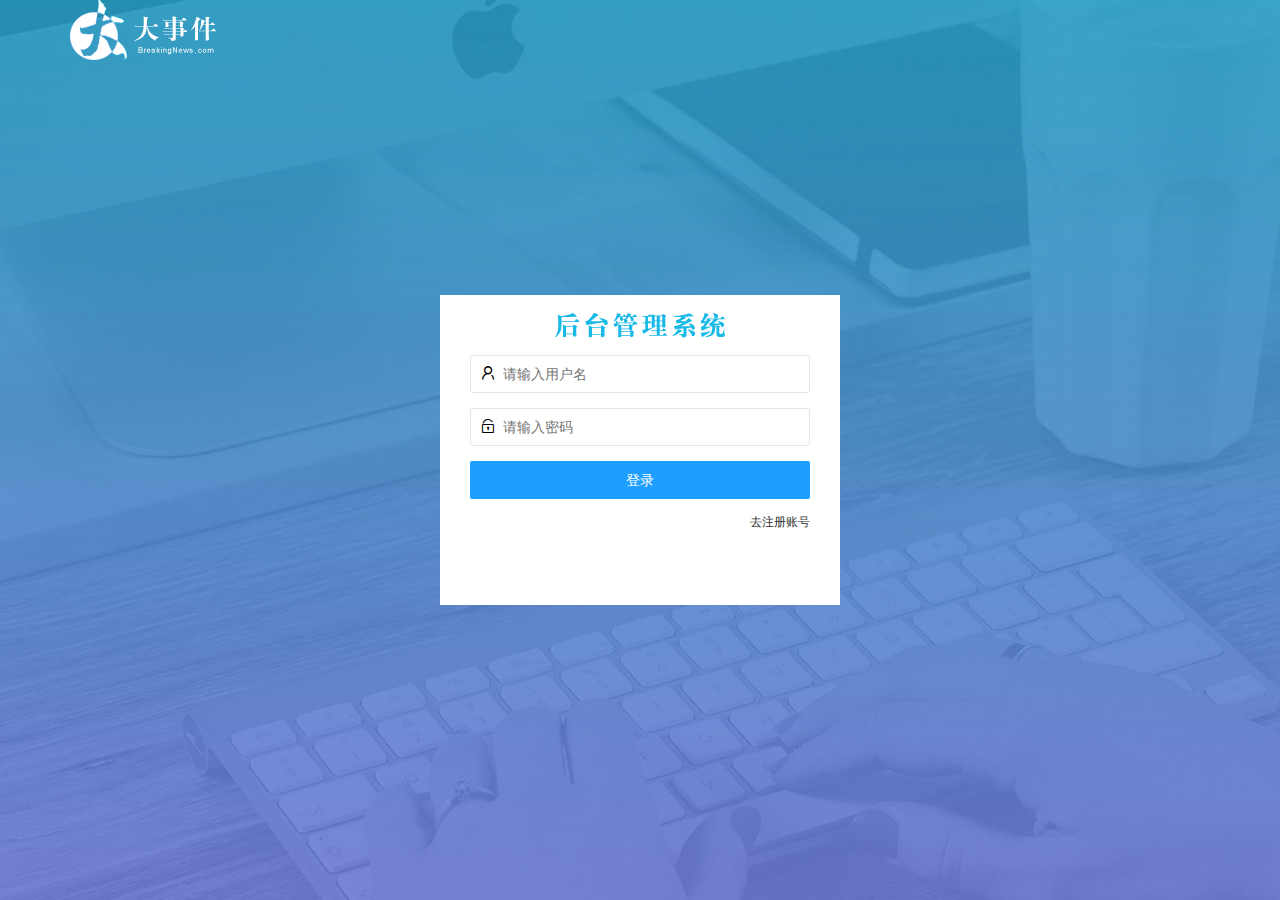
<file: login.html>
<!DOCTYPE html>
<html lang="en">
  <head>
    <meta charset="UTF-8" />
    <meta name="viewport" content="width=device-width, initial-scale=1.0" />
    <title>大事件-登录-注册</title>
    <link rel="stylesheet" href="/assets/css/login.css" />
    <link rel="stylesheet" href="/assets/lib/layui/css/layui.css" />
  </head>
  <body>
    <!-- 头部的logo区域 -->
    <div class="layui-main">
      <img src="/assets/images/logo.png" alt="" />
    </div>
    <!-- 头部的logo区域 -->
    <!-- 模态框区域 -->
    <div class="loginAndRegBox">
      <div class="title-box"></div>

      <div class="login-box">
        <!-- 登录的表单 -->
        <form class="layui-form" action="" id="form_login">
          <!-- 用户名 -->
          <div class="layui-form-item">
            <i class="layui-icon layui-icon-username"></i>
            <input type="text" name="username" required lay-verify="required" placeholder="请输入用户名" autocomplete="off" class="layui-input" />
          </div>
          <!-- 密码 -->
          <div class="layui-form-item">
            <i class="layui-icon layui-icon-password"></i>
            <input type="password" name="password" required lay-verify="required|pwd" placeholder="请输入密码" autocomplete="off" class="layui-input" />
          </div>
          <!-- 登录按钮 -->
          <div class="layui-form-item">
            <!-- 注意：表单提交按钮和普通按钮的区别，就是 lay-submit 属性 -->
            <button class="layui-btn layui-btn-fluid layui-btn-normal" lay-submit>登录</button>
          </div>
          <div class="layui-form-item links">
            <a href="javascript:;" id="link_reg">去注册账号</a>
          </div>
        </form>
      </div>

      <div class="reg-box">
        <!-- 注册的表单 -->
        <form class="layui-form" action="" id="form_reg">
          <!-- 用户名 -->
          <div class="layui-form-item">
            <i class="layui-icon layui-icon-username"></i>
            <input type="text" name="username" required lay-verify="required" placeholder="请输入用户名" autocomplete="off" class="layui-input" />
          </div>
          <!-- 密码 -->
          <div class="layui-form-item">
            <i class="layui-icon layui-icon-password"></i>
            <input type="password" name="password" required lay-verify="required|pwd" placeholder="请输入密码" autocomplete="off" class="layui-input" />
          </div>
          <!-- 确认密码 -->
          <div class="layui-form-item">
            <i class="layui-icon layui-icon-password"></i>
            <input type="password" name="repassword" required lay-verify="required" placeholder="再次确认密码" autocomplete="off" class="layui-input" />
          </div>
          <!-- 注册按钮 -->
          <div class="layui-form-item">
            <button class="layui-btn layui-btn-fluid layui-btn-normal" lay-submit lay-filter="formDemo">注册</button>
          </div>
          <div class="layui-form-item links">
            <a href="javascript:;" id="link_login">去登录</a>
          </div>
        </form>
      </div>
    </div>
    <!-- 模态框区域 -->
  </body>
  <script src="./assets/lib/layui/layui.all.js"></script>
  <script src="/assets/lib/jquery.js"></script>
  <script src="./assets/js/baseAPI.js"></script>
  <script src="/assets/js/login.js"></script>
</html>
</file>
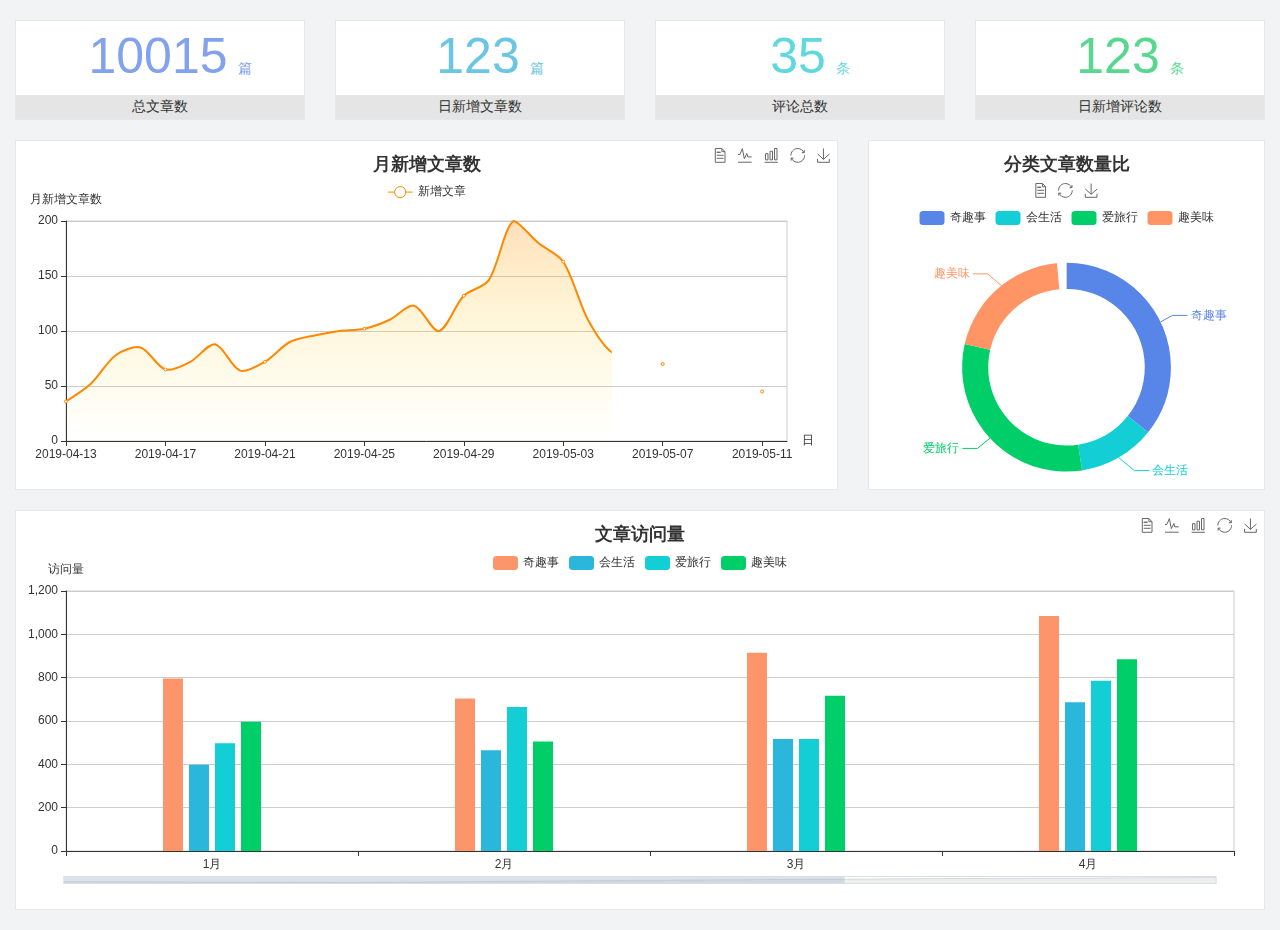
<file: home/dashboard.html>
<!DOCTYPE html>
<html lang="en">

<head>
  <meta charset="UTF-8">
  <meta name="viewport" content="width=device-width, initial-scale=1.0">
  <meta http-equiv="X-UA-Compatible" content="ie=edge">
  <title>图表统计</title>
  <link rel="stylesheet" href="../../assets/lib/bootstrap.css" />
  <link rel="stylesheet" href="../../assets/lib/main.css" />
  <script src="../../assets/lib/jquery.js"></script>
  <script type="text/javascript" src="../../assets/lib/echarts.min.js"></script>
</head>

<body>
  <div class="container-fluid">
    <div class="row spannel_list">
      <div class="col-sm-3 col-xs-6">
        <div class="spannel">
          <em>10015</em><span>篇</span>
          <b>总文章数</b>
        </div>
      </div>
      <div class="col-sm-3 col-xs-6">
        <div class="spannel scolor01">
          <em>123</em><span>篇</span>
          <b>日新增文章数</b>
        </div>
      </div>
      <div class="col-sm-3 col-xs-6">
        <div class="spannel scolor02">
          <em>35</em><span>条</span>
          <b>评论总数</b>
        </div>
      </div>
      <div class="col-sm-3 col-xs-6">
        <div class="spannel scolor03">
          <em>123</em><span>条</span>
          <b>日新增评论数</b>
        </div>
      </div>
    </div>
  </div>

  <div class="container-fluid">
    <div class="row curve-pie">
      <div class="col-lg-8 col-md-8">
        <div class="gragh_pannel" id="curve_show"></div>
      </div>
      <div class="col-lg-4 col-md-4">
        <div class="gragh_pannel" id="pie_show"></div>
      </div>
    </div>
  </div>

  <div class="container-fluid">
    <div class="column_pannel" id="column_show"></div>
  </div>

  <script>
    var oChart = echarts.init(document.getElementById('curve_show'));
    var aList_all = [
      { 'count': 36, 'date': '2019-04-13' },
      { 'count': 52, 'date': '2019-04-14' },
      { 'count': 78, 'date': '2019-04-15' },
      { 'count': 85, 'date': '2019-04-16' },
      { 'count': 65, 'date': '2019-04-17' },
      { 'count': 72, 'date': '2019-04-18' },
      { 'count': 88, 'date': '2019-04-19' },
      { 'count': 64, 'date': '2019-04-20' },
      { 'count': 72, 'date': '2019-04-21' },
      { 'count': 90, 'date': '2019-04-22' },
      { 'count': 96, 'date': '2019-04-23' },
      { 'count': 100, 'date': '2019-04-24' },
      { 'count': 102, 'date': '2019-04-25' },
      { 'count': 110, 'date': '2019-04-26' },
      { 'count': 123, 'date': '2019-04-27' },
      { 'count': 100, 'date': '2019-04-28' },
      { 'count': 132, 'date': '2019-04-29' },
      { 'count': 146, 'date': '2019-04-30' },
      { 'count': 200, 'date': '2019-05-01' },
      { 'count': 180, 'date': '2019-05-02' },
      { 'count': 163, 'date': '2019-05-03' },
      { 'count': 110, 'date': '2019-05-04' },
      { 'count': 80, 'date': '2019-05-05' },
      { 'count': 82, 'date': '2019-05-06' },
      { 'count': 70, 'date': '2019-05-07' },
      { 'count': 65, 'date': '2019-05-08' },
      { 'count': 54, 'date': '2019-05-09' },
      { 'count': 40, 'date': '2019-05-10' },
      { 'count': 45, 'date': '2019-05-11' },
      { 'count': 38, 'date': '2019-05-12' },
    ];

    let aCount = [];
    let aDate = [];

    for (var i = 0; i < aList_all.length; i++) {
      aCount.push(aList_all[i].count);
      aDate.push(aList_all[i].date);
    }

    var chartopt = {
      title: {
        text: '月新增文章数',
        left: 'center',
        top: '10'
      },
      tooltip: {
        trigger: 'axis'
      },
      legend: {
        data: ['新增文章'],
        top: '40'
      },
      toolbox: {
        show: true,
        feature: {
          mark: { show: true },
          dataView: { show: true, readOnly: false },
          magicType: { show: true, type: ['line', 'bar'] },
          restore: { show: true },
          saveAsImage: { show: true }
        }
      },
      calculable: true,
      xAxis: [
        {
          name: '日',
          type: 'category',
          boundaryGap: false,
          data: aDate
        }
      ],
      yAxis: [
        {
          name: '月新增文章数',
          type: 'value'
        }
      ],
      series: [
        {
          name: '新增文章',
          type: 'line',
          smooth: true,
          itemStyle: { normal: { areaStyle: { type: 'default' }, color: '#f80' }, lineStyle: { color: '#f80' } },
          data: aCount
        }],
      areaStyle: {
        normal: {
          color: new echarts.graphic.LinearGradient(0, 0, 0, 1, [{
            offset: 0,
            color: 'rgba(255,136,0,0.39)'
          }, {
            offset: .34,
            color: 'rgba(255,180,0,0.25)'
          }, {
            offset: 1,
            color: 'rgba(255,222,0,0.00)'
          }])

        }
      },
      grid: {
        show: true,
        x: 50,
        x2: 50,
        y: 80,
        height: 220
      }
    };

    oChart.setOption(chartopt);


    var oPie = echarts.init(document.getElementById('pie_show'));
    var oPieopt =
    {
      title: {
        top: 10,
        text: '分类文章数量比',
        x: 'center'
      },
      tooltip: {
        trigger: 'item',
        formatter: "{a} <br/>{b} : {c} ({d}%)"
      },
      color: ['#5885e8', '#13cfd5', '#00ce68', '#ff9565'],
      legend: {
        x: 'center',
        top: 65,
        data: ['奇趣事', '会生活', '爱旅行', '趣美味']
      },
      toolbox: {
        show: true,
        x: 'center',
        top: 35,
        feature: {
          mark: { show: true },
          dataView: { show: true, readOnly: false },
          magicType: {
            show: true,
            type: ['pie', 'funnel'],
            option: {
              funnel: {
                x: '25%',
                width: '50%',
                funnelAlign: 'left',
                max: 1548
              }
            }
          },
          restore: { show: true },
          saveAsImage: { show: true }
        }
      },
      calculable: true,
      series: [
        {
          name: '访问来源',
          type: 'pie',
          radius: ['45%', '60%'],
          center: ['50%', '65%'],
          data: [
            { value: 300, name: '奇趣事' },
            { value: 100, name: '会生活' },
            { value: 260, name: '爱旅行' },
            { value: 180, name: '趣美味' }
          ]
        }
      ]
    };
    oPie.setOption(oPieopt);



    var oColumn = this.echarts.init(document.getElementById('column_show'));
    var oColumnopt =
    {
      title: {
        text: '文章访问量',
        left: 'center',
        top: '10'
      },
      tooltip: {
        trigger: 'axis'
      },
      legend: {
        data: ['奇趣事', '会生活', '爱旅行', '趣美味'],
        top: '40'
      },
      toolbox: {
        show: true,
        feature: {
          mark: { show: true },
          dataView: { show: true, readOnly: false },
          magicType: { show: true, type: ['line', 'bar'] },
          restore: { show: true },
          saveAsImage: { show: true }
        }
      },
      calculable: true,
      xAxis: [
        {
          type: 'category',
          data: ['1月', '2月', '3月', '4月', '5月']
        }
      ],
      yAxis: [
        {
          name: '访问量',
          type: 'value'
        }
      ],
      series: [
        {
          name: '奇趣事',
          type: 'bar',
          barWidth: 20,
          itemStyle: {
            normal: { areaStyle: { type: 'default' }, color: '#fd956a' }
          },
          data: [800, 708, 920, 1090, 1200]
        },
        {
          name: '会生活',
          type: 'bar',
          barWidth: 20,
          itemStyle: {
            normal: { areaStyle: { type: 'default' }, color: '#2bb6db' }
          },
          data: [400, 468, 520, 690, 800]
        },
        {
          name: '爱旅行',
          type: 'bar',
          barWidth: 20,
          itemStyle: {
            normal: { areaStyle: { type: 'default' }, color: '#13cfd5' }
          },
          data: [500, 668, 520, 790, 900]
        },
        {
          name: '趣美味',
          type: 'bar',
          barWidth: 20,
          itemStyle: {
            normal: { areaStyle: { type: 'default' }, color: '#00ce68' }
          },
          data: [600, 508, 720, 890, 1000]
        }
      ],
      grid: {
        show: true,
        x: 50,
        x2: 30,
        y: 80,
        height: 260
      },
      dataZoom: [//给x轴设置滚动条
        {
          start: 0,//默认为0
          end: 100 - 1000 / 31,//默认为100
          type: 'slider',
          show: true,
          xAxisIndex: [0],
          handleSize: 0,//滑动条的 左右2个滑动条的大小
          height: 8,//组件高度
          left: 45, //左边的距离
          right: 50,//右边的距离
          bottom: 26,//右边的距离
          handleColor: '#ddd',//h滑动图标的颜色
          handleStyle: {
            borderColor: "#cacaca",
            borderWidth: "1",
            shadowBlur: 2,
            background: "#ddd",
            shadowColor: "#ddd",
          }
        }]
    };
    oColumn.setOption(oColumnopt);
  </script>
</body>

</html>
</file>
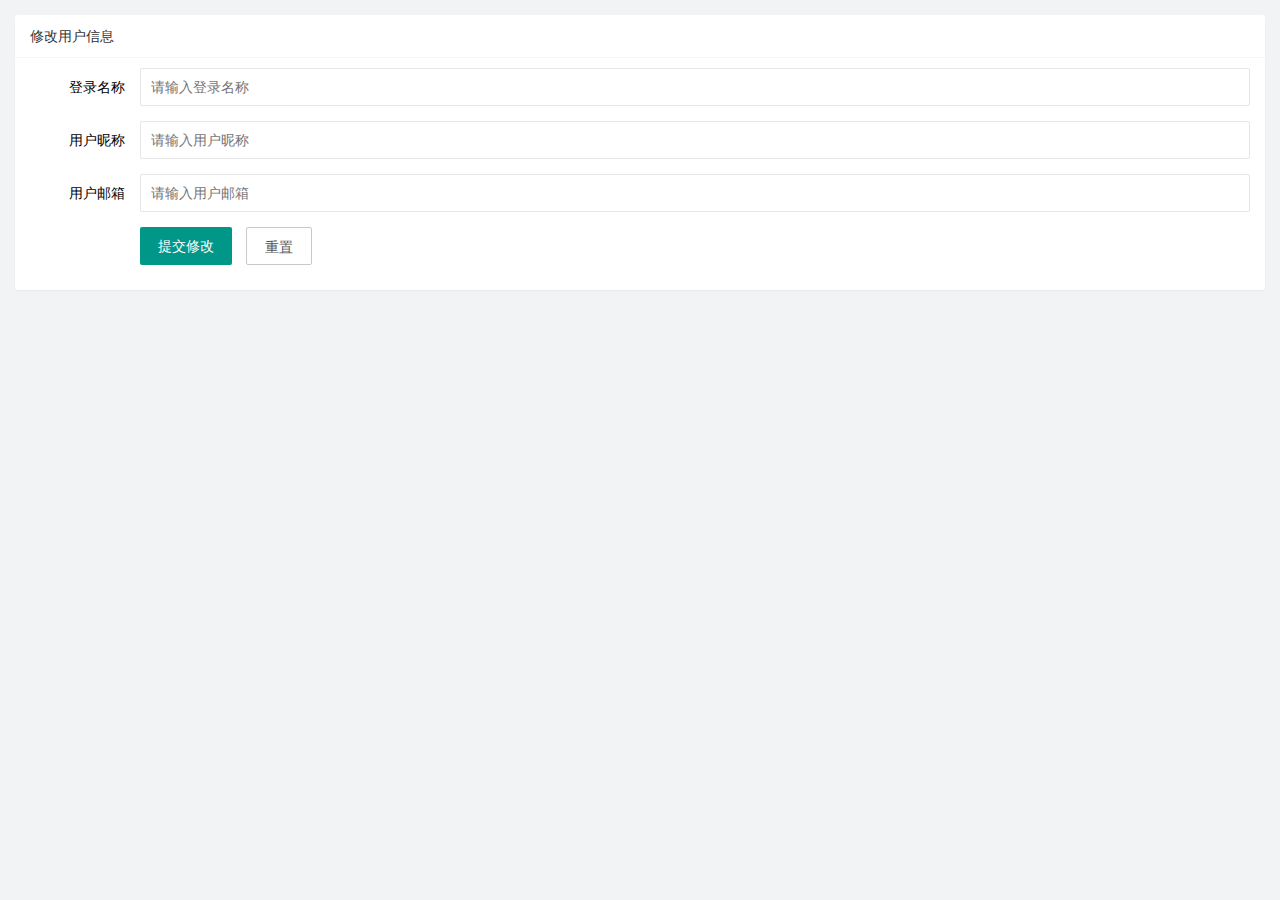
<file: user_info/user_info.html>
<!DOCTYPE html>
<html lang="en">
  <head>
    <meta charset="UTF-8" />
    <meta name="viewport" content="width=device-width, initial-scale=1.0" />
    <title>Document</title>
    <!-- 导入 layui 的样式 -->
    <link rel="stylesheet" href="../assets/lib/layui/css/layui.css" />
    <!-- 导入自己的样式 -->
    <link rel="stylesheet" href="../assets/css/user_info/user_info.css" />
  </head>
  <body>
    <!-- 卡片区域 -->
    <div class="layui-card">
      <div class="layui-card-header">修改用户信息</div>
      <div class="layui-card-body">
        <!-- form 表单区域 -->
        <form class="layui-form" action="" lay-filter="formUserInfo">
          <input type="hidden" name="id" value="" />
          <div class="layui-form-item">
            <label class="layui-form-label">登录名称</label>
            <div class="layui-input-block">
              <input type="text" name="username" required lay-verify="required" placeholder="请输入登录名称" autocomplete="off" class="layui-input" readonly />
            </div>
          </div>
          <div class="layui-form-item">
            <label class="layui-form-label">用户昵称</label>
            <div class="layui-input-block">
              <input type="text" name="nickname" required lay-verify="required|nickname" placeholder="请输入用户昵称" autocomplete="off" class="layui-input" />
            </div>
          </div>
          <div class="layui-form-item">
            <label class="layui-form-label">用户邮箱</label>
            <div class="layui-input-block">
              <input type="text" name="email" required lay-verify="required|email" placeholder="请输入用户邮箱" autocomplete="off" class="layui-input" />
            </div>
          </div>
          <div class="layui-form-item">
            <div class="layui-input-block">
              <button class="layui-btn" lay-submit lay-filter="formDemo">提交修改</button>
              <button type="reset" class="layui-btn layui-btn-primary" id="btnreset">重置</button>
            </div>
          </div>
        </form>
      </div>
    </div>
    <script src="../assets/lib/layui/layui.all.js"></script>
    <script src="../assets/lib/jquery.js"></script>
    <script src="../assets/js/baseAPI.js"></script>
    <script src="../assets/js/user_info/user_info.js"></script>
  </body>
</html>
</file>
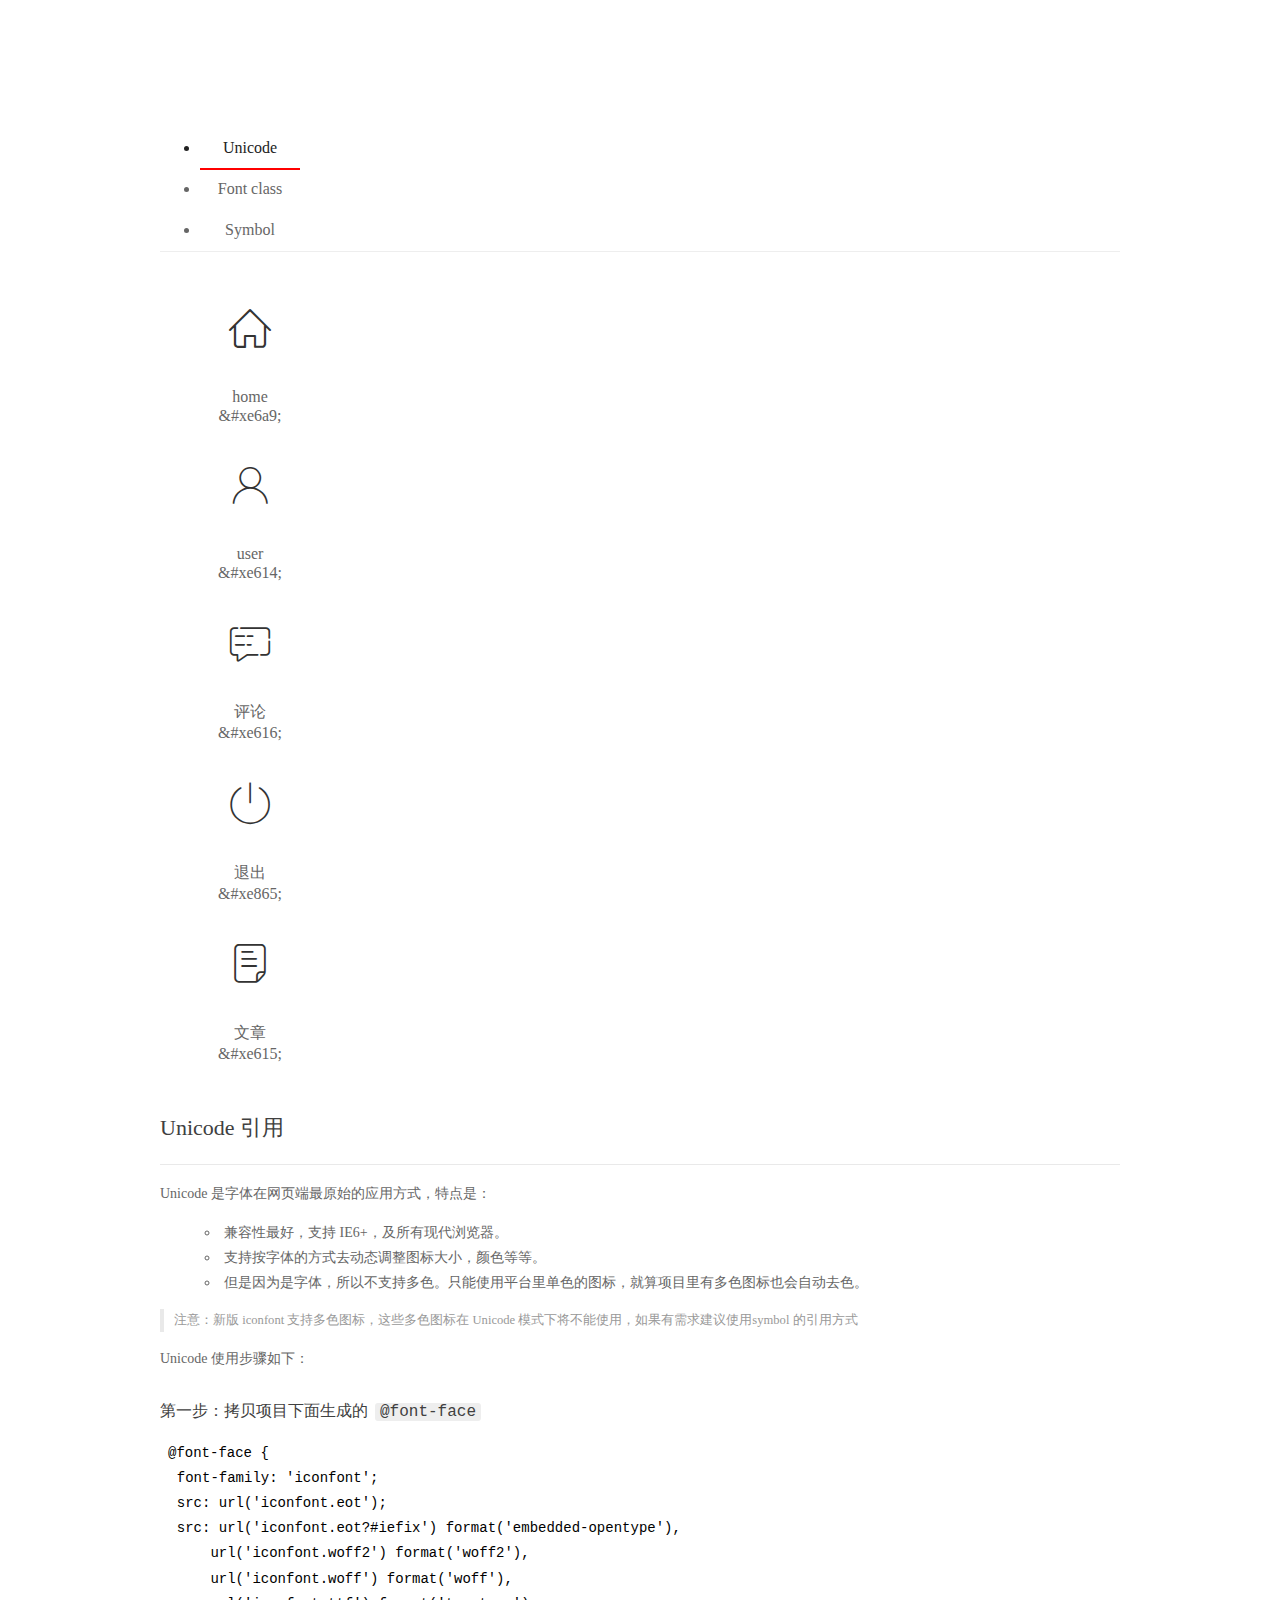
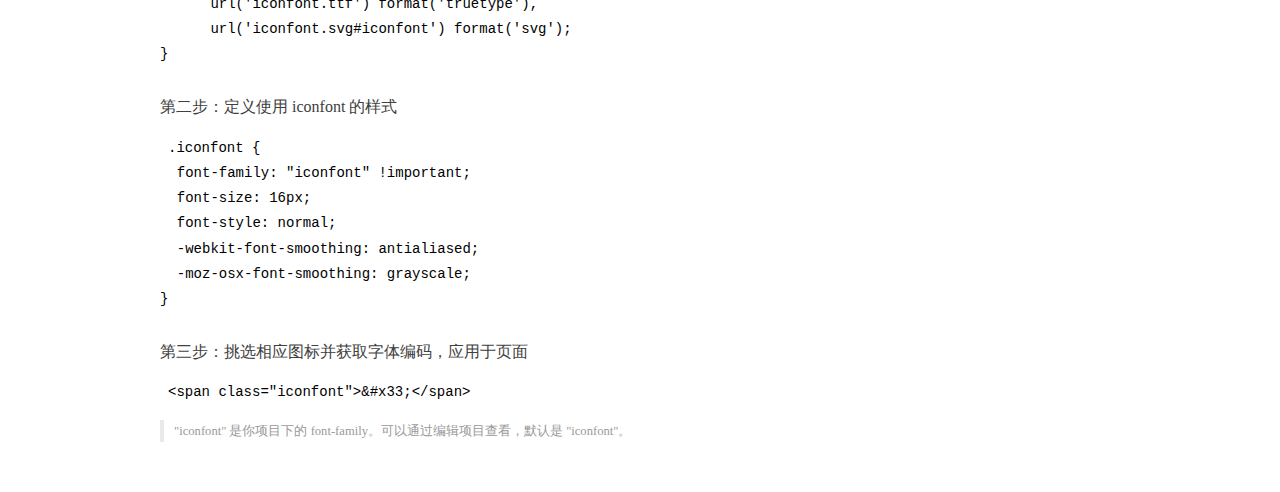
<file: assets/fonts/demo_index.html>
<!DOCTYPE html>
<html>
<head>
  <meta charset="utf-8"/>
  <title>IconFont Demo</title>
  <link rel="shortcut icon" href="https://gtms04.alicdn.com/tps/i4/TB1_oz6GVXXXXaFXpXXJDFnIXXX-64-64.ico" type="image/x-icon"/>
  <link rel="stylesheet" href="https://g.alicdn.com/thx/cube/1.3.2/cube.min.css">
  <link rel="stylesheet" href="demo.css">
  <link rel="stylesheet" href="iconfont.css">
  <script src="iconfont.js"></script>
  <!-- jQuery -->
  <script src="https://a1.alicdn.com/oss/uploads/2018/12/26/7bfddb60-08e8-11e9-9b04-53e73bb6408b.js"></script>
  <!-- 代码高亮 -->
  <script src="https://a1.alicdn.com/oss/uploads/2018/12/26/a3f714d0-08e6-11e9-8a15-ebf944d7534c.js"></script>
</head>
<body>
  <div class="main">
    <h1 class="logo"><a href="https://www.iconfont.cn/" title="iconfont 首页" target="_blank">&#xe86b;</a></h1>
    <div class="nav-tabs">
      <ul id="tabs" class="dib-box">
        <li class="dib active"><span>Unicode</span></li>
        <li class="dib"><span>Font class</span></li>
        <li class="dib"><span>Symbol</span></li>
      </ul>
      
    </div>
    <div class="tab-container">
      <div class="content unicode" style="display: block;">
          <ul class="icon_lists dib-box">
          
            <li class="dib">
              <span class="icon iconfont">&#xe6a9;</span>
                <div class="name">home</div>
                <div class="code-name">&amp;#xe6a9;</div>
              </li>
          
            <li class="dib">
              <span class="icon iconfont">&#xe614;</span>
                <div class="name">user</div>
                <div class="code-name">&amp;#xe614;</div>
              </li>
          
            <li class="dib">
              <span class="icon iconfont">&#xe616;</span>
                <div class="name">评论</div>
                <div class="code-name">&amp;#xe616;</div>
              </li>
          
            <li class="dib">
              <span class="icon iconfont">&#xe865;</span>
                <div class="name">退出</div>
                <div class="code-name">&amp;#xe865;</div>
              </li>
          
            <li class="dib">
              <span class="icon iconfont">&#xe615;</span>
                <div class="name">文章</div>
                <div class="code-name">&amp;#xe615;</div>
              </li>
          
          </ul>
          <div class="article markdown">
          <h2 id="unicode-">Unicode 引用</h2>
          <hr>

          <p>Unicode 是字体在网页端最原始的应用方式，特点是：</p>
          <ul>
            <li>兼容性最好，支持 IE6+，及所有现代浏览器。</li>
            <li>支持按字体的方式去动态调整图标大小，颜色等等。</li>
            <li>但是因为是字体，所以不支持多色。只能使用平台里单色的图标，就算项目里有多色图标也会自动去色。</li>
          </ul>
          <blockquote>
            <p>注意：新版 iconfont 支持多色图标，这些多色图标在 Unicode 模式下将不能使用，如果有需求建议使用symbol 的引用方式</p>
          </blockquote>
          <p>Unicode 使用步骤如下：</p>
          <h3 id="-font-face">第一步：拷贝项目下面生成的 <code>@font-face</code></h3>
<pre><code class="language-css"
>@font-face {
  font-family: 'iconfont';
  src: url('iconfont.eot');
  src: url('iconfont.eot?#iefix') format('embedded-opentype'),
      url('iconfont.woff2') format('woff2'),
      url('iconfont.woff') format('woff'),
      url('iconfont.ttf') format('truetype'),
      url('iconfont.svg#iconfont') format('svg');
}
</code></pre>
          <h3 id="-iconfont-">第二步：定义使用 iconfont 的样式</h3>
<pre><code class="language-css"
>.iconfont {
  font-family: "iconfont" !important;
  font-size: 16px;
  font-style: normal;
  -webkit-font-smoothing: antialiased;
  -moz-osx-font-smoothing: grayscale;
}
</code></pre>
          <h3 id="-">第三步：挑选相应图标并获取字体编码，应用于页面</h3>
<pre>
<code class="language-html"
>&lt;span class="iconfont"&gt;&amp;#x33;&lt;/span&gt;
</code></pre>
          <blockquote>
            <p>"iconfont" 是你项目下的 font-family。可以通过编辑项目查看，默认是 "iconfont"。</p>
          </blockquote>
          </div>
      </div>
      <div class="content font-class">
        <ul class="icon_lists dib-box">
          
          <li class="dib">
            <span class="icon iconfont icon-home"></span>
            <div class="name">
              home
            </div>
            <div class="code-name">.icon-home
            </div>
          </li>
          
          <li class="dib">
            <span class="icon iconfont icon-user"></span>
            <div class="name">
              user
            </div>
            <div class="code-name">.icon-user
            </div>
          </li>
          
          <li class="dib">
            <span class="icon iconfont icon-pinglun"></span>
            <div class="name">
              评论
            </div>
            <div class="code-name">.icon-pinglun
            </div>
          </li>
          
          <li class="dib">
            <span class="icon iconfont icon-tuichu"></span>
            <div class="name">
              退出
            </div>
            <div class="code-name">.icon-tuichu
            </div>
          </li>
          
          <li class="dib">
            <span class="icon iconfont icon-16"></span>
            <div class="name">
              文章
            </div>
            <div class="code-name">.icon-16
            </div>
          </li>
          
        </ul>
        <div class="article markdown">
        <h2 id="font-class-">font-class 引用</h2>
        <hr>

        <p>font-class 是 Unicode 使用方式的一种变种，主要是解决 Unicode 书写不直观，语意不明确的问题。</p>
        <p>与 Unicode 使用方式相比，具有如下特点：</p>
        <ul>
          <li>兼容性良好，支持 IE8+，及所有现代浏览器。</li>
          <li>相比于 Unicode 语意明确，书写更直观。可以很容易分辨这个 icon 是什么。</li>
          <li>因为使用 class 来定义图标，所以当要替换图标时，只需要修改 class 里面的 Unicode 引用。</li>
          <li>不过因为本质上还是使用的字体，所以多色图标还是不支持的。</li>
        </ul>
        <p>使用步骤如下：</p>
        <h3 id="-fontclass-">第一步：引入项目下面生成的 fontclass 代码：</h3>
<pre><code class="language-html">&lt;link rel="stylesheet" href="./iconfont.css"&gt;
</code></pre>
        <h3 id="-">第二步：挑选相应图标并获取类名，应用于页面：</h3>
<pre><code class="language-html">&lt;span class="iconfont icon-xxx"&gt;&lt;/span&gt;
</code></pre>
        <blockquote>
          <p>"
            iconfont" 是你项目下的 font-family。可以通过编辑项目查看，默认是 "iconfont"。</p>
        </blockquote>
      </div>
      </div>
      <div class="content symbol">
          <ul class="icon_lists dib-box">
          
            <li class="dib">
                <svg class="icon svg-icon" aria-hidden="true">
                  <use xlink:href="#icon-home"></use>
                </svg>
                <div class="name">home</div>
                <div class="code-name">#icon-home</div>
            </li>
          
            <li class="dib">
                <svg class="icon svg-icon" aria-hidden="true">
                  <use xlink:href="#icon-user"></use>
                </svg>
                <div class="name">user</div>
                <div class="code-name">#icon-user</div>
            </li>
          
            <li class="dib">
                <svg class="icon svg-icon" aria-hidden="true">
                  <use xlink:href="#icon-pinglun"></use>
                </svg>
                <div class="name">评论</div>
                <div class="code-name">#icon-pinglun</div>
            </li>
          
            <li class="dib">
                <svg class="icon svg-icon" aria-hidden="true">
                  <use xlink:href="#icon-tuichu"></use>
                </svg>
                <div class="name">退出</div>
                <div class="code-name">#icon-tuichu</div>
            </li>
          
            <li class="dib">
                <svg class="icon svg-icon" aria-hidden="true">
                  <use xlink:href="#icon-16"></use>
                </svg>
                <div class="name">文章</div>
                <div class="code-name">#icon-16</div>
            </li>
          
          </ul>
          <div class="article markdown">
          <h2 id="symbol-">Symbol 引用</h2>
          <hr>

          <p>这是一种全新的使用方式，应该说这才是未来的主流，也是平台目前推荐的用法。相关介绍可以参考这篇<a href="">文章</a>
            这种用法其实是做了一个 SVG 的集合，与另外两种相比具有如下特点：</p>
          <ul>
            <li>支持多色图标了，不再受单色限制。</li>
            <li>通过一些技巧，支持像字体那样，通过 <code>font-size</code>, <code>color</code> 来调整样式。</li>
            <li>兼容性较差，支持 IE9+，及现代浏览器。</li>
            <li>浏览器渲染 SVG 的性能一般，还不如 png。</li>
          </ul>
          <p>使用步骤如下：</p>
          <h3 id="-symbol-">第一步：引入项目下面生成的 symbol 代码：</h3>
<pre><code class="language-html">&lt;script src="./iconfont.js"&gt;&lt;/script&gt;
</code></pre>
          <h3 id="-css-">第二步：加入通用 CSS 代码（引入一次就行）：</h3>
<pre><code class="language-html">&lt;style&gt;
.icon {
  width: 1em;
  height: 1em;
  vertical-align: -0.15em;
  fill: currentColor;
  overflow: hidden;
}
&lt;/style&gt;
</code></pre>
          <h3 id="-">第三步：挑选相应图标并获取类名，应用于页面：</h3>
<pre><code class="language-html">&lt;svg class="icon" aria-hidden="true"&gt;
  &lt;use xlink:href="#icon-xxx"&gt;&lt;/use&gt;
&lt;/svg&gt;
</code></pre>
          </div>
      </div>

    </div>
  </div>
  <script>
  $(document).ready(function () {
      $('.tab-container .content:first').show()

      $('#tabs li').click(function (e) {
        var tabContent = $('.tab-container .content')
        var index = $(this).index()

        if ($(this).hasClass('active')) {
          return
        } else {
          $('#tabs li').removeClass('active')
          $(this).addClass('active')

          tabContent.hide().eq(index).fadeIn()
        }
      })
    })
  </script>
</body>
</html>
</file>
<file: assets/css/login.css>
html,
body {
    margin: 0;
    padding: 0;
    height: 100%;
    width: 100%;
    background: url(/assets/images/login_bg.jpg) no-repeat center;
    background-size: cover;
}

/* 登录框 */
.loginAndRegBox {
    width: 400px;
    height: 310px;
    background-color: #fff;
    position: absolute;
    top: 50%;
    left: 50%;
    transform: translate(-50%,-50%);
}

.title-box {
    height: 60px;
    background: url(/assets/images/login_title.png) no-repeat center;
}
.reg-box {
    display: none;
}
.layui-form {
  padding: 0 30px;
}
.links a {
  font-size: 12px;
}
.layui-form-item {
  position: relative;
}
.layui-icon {
  position: absolute;
  top:10px;
  left:10px;
}
.layui-input {
  padding-left: 32px !important;
}
.links {
  display: flex;
  justify-content: flex-end;
}
</file>
<file: assets/lib/layui/css/layui.css>
/** layui-v2.5.5 MIT License By https://www.layui.com */
 .layui-inline,img{display:inline-block;vertical-align:middle}h1,h2,h3,h4,h5,h6{font-weight:400}.layui-edge,.layui-header,.layui-inline,.layui-main{position:relative}.layui-body,.layui-edge,.layui-elip{overflow:hidden}.layui-btn,.layui-edge,.layui-inline,img{vertical-align:middle}.layui-btn,.layui-disabled,.layui-icon,.layui-unselect{-moz-user-select:none;-webkit-user-select:none;-ms-user-select:none}.layui-elip,.layui-form-checkbox span,.layui-form-pane .layui-form-label{text-overflow:ellipsis;white-space:nowrap}.layui-breadcrumb,.layui-tree-btnGroup{visibility:hidden}blockquote,body,button,dd,div,dl,dt,form,h1,h2,h3,h4,h5,h6,input,li,ol,p,pre,td,textarea,th,ul{margin:0;padding:0;-webkit-tap-highlight-color:rgba(0,0,0,0)}a:active,a:hover{outline:0}img{border:none}li{list-style:none}table{border-collapse:collapse;border-spacing:0}h4,h5,h6{font-size:100%}button,input,optgroup,option,select,textarea{font-family:inherit;font-size:inherit;font-style:inherit;font-weight:inherit;outline:0}pre{white-space:pre-wrap;white-space:-moz-pre-wrap;white-space:-pre-wrap;white-space:-o-pre-wrap;word-wrap:break-word}body{line-height:24px;font:14px Helvetica Neue,Helvetica,PingFang SC,Tahoma,Arial,sans-serif}hr{height:1px;margin:10px 0;border:0;clear:both}a{color:#333;text-decoration:none}a:hover{color:#777}a cite{font-style:normal;*cursor:pointer}.layui-border-box,.layui-border-box *{box-sizing:border-box}.layui-box,.layui-box *{box-sizing:content-box}.layui-clear{clear:both;*zoom:1}.layui-clear:after{content:'\20';clear:both;*zoom:1;display:block;height:0}.layui-inline{*display:inline;*zoom:1}.layui-edge{display:inline-block;width:0;height:0;border-width:6px;border-style:dashed;border-color:transparent}.layui-edge-top{top:-4px;border-bottom-color:#999;border-bottom-style:solid}.layui-edge-right{border-left-color:#999;border-left-style:solid}.layui-edge-bottom{top:2px;border-top-color:#999;border-top-style:solid}.layui-edge-left{border-right-color:#999;border-right-style:solid}.layui-disabled,.layui-disabled:hover{color:#d2d2d2!important;cursor:not-allowed!important}.layui-circle{border-radius:100%}.layui-show{display:block!important}.layui-hide{display:none!important}@font-face{font-family:layui-icon;src:url(../font/iconfont.eot?v=250);src:url(../font/iconfont.eot?v=250#iefix) format('embedded-opentype'),url(../font/iconfont.woff2?v=250) format('woff2'),url(../font/iconfont.woff?v=250) format('woff'),url(../font/iconfont.ttf?v=250) format('truetype'),url(../font/iconfont.svg?v=250#layui-icon) format('svg')}.layui-icon{font-family:layui-icon!important;font-size:16px;font-style:normal;-webkit-font-smoothing:antialiased;-moz-osx-font-smoothing:grayscale}.layui-icon-reply-fill:before{content:"\e611"}.layui-icon-set-fill:before{content:"\e614"}.layui-icon-menu-fill:before{content:"\e60f"}.layui-icon-search:before{content:"\e615"}.layui-icon-share:before{content:"\e641"}.layui-icon-set-sm:before{content:"\e620"}.layui-icon-engine:before{content:"\e628"}.layui-icon-close:before{content:"\1006"}.layui-icon-close-fill:before{content:"\1007"}.layui-icon-chart-screen:before{content:"\e629"}.layui-icon-star:before{content:"\e600"}.layui-icon-circle-dot:before{content:"\e617"}.layui-icon-chat:before{content:"\e606"}.layui-icon-release:before{content:"\e609"}.layui-icon-list:before{content:"\e60a"}.layui-icon-chart:before{content:"\e62c"}.layui-icon-ok-circle:before{content:"\1005"}.layui-icon-layim-theme:before{content:"\e61b"}.layui-icon-table:before{content:"\e62d"}.layui-icon-right:before{content:"\e602"}.layui-icon-left:before{content:"\e603"}.layui-icon-cart-simple:before{content:"\e698"}.layui-icon-face-cry:before{content:"\e69c"}.layui-icon-face-smile:before{content:"\e6af"}.layui-icon-survey:before{content:"\e6b2"}.layui-icon-tree:before{content:"\e62e"}.layui-icon-upload-circle:before{content:"\e62f"}.layui-icon-add-circle:before{content:"\e61f"}.layui-icon-download-circle:before{content:"\e601"}.layui-icon-templeate-1:before{content:"\e630"}.layui-icon-util:before{content:"\e631"}.layui-icon-face-surprised:before{content:"\e664"}.layui-icon-edit:before{content:"\e642"}.layui-icon-speaker:before{content:"\e645"}.layui-icon-down:before{content:"\e61a"}.layui-icon-file:before{content:"\e621"}.layui-icon-layouts:before{content:"\e632"}.layui-icon-rate-half:before{content:"\e6c9"}.layui-icon-add-circle-fine:before{content:"\e608"}.layui-icon-prev-circle:before{content:"\e633"}.layui-icon-read:before{content:"\e705"}.layui-icon-404:before{content:"\e61c"}.layui-icon-carousel:before{content:"\e634"}.layui-icon-help:before{content:"\e607"}.layui-icon-code-circle:before{content:"\e635"}.layui-icon-water:before{content:"\e636"}.layui-icon-username:before{content:"\e66f"}.layui-icon-find-fill:before{content:"\e670"}.layui-icon-about:before{content:"\e60b"}.layui-icon-location:before{content:"\e715"}.layui-icon-up:before{content:"\e619"}.layui-icon-pause:before{content:"\e651"}.layui-icon-date:before{content:"\e637"}.layui-icon-layim-uploadfile:before{content:"\e61d"}.layui-icon-delete:before{content:"\e640"}.layui-icon-play:before{content:"\e652"}.layui-icon-top:before{content:"\e604"}.layui-icon-friends:before{content:"\e612"}.layui-icon-refresh-3:before{content:"\e9aa"}.layui-icon-ok:before{content:"\e605"}.layui-icon-layer:before{content:"\e638"}.layui-icon-face-smile-fine:before{content:"\e60c"}.layui-icon-dollar:before{content:"\e659"}.layui-icon-group:before{content:"\e613"}.layui-icon-layim-download:before{content:"\e61e"}.layui-icon-picture-fine:before{content:"\e60d"}.layui-icon-link:before{content:"\e64c"}.layui-icon-diamond:before{content:"\e735"}.layui-icon-log:before{content:"\e60e"}.layui-icon-rate-solid:before{content:"\e67a"}.layui-icon-fonts-del:before{content:"\e64f"}.layui-icon-unlink:before{content:"\e64d"}.layui-icon-fonts-clear:before{content:"\e639"}.layui-icon-triangle-r:before{content:"\e623"}.layui-icon-circle:before{content:"\e63f"}.layui-icon-radio:before{content:"\e643"}.layui-icon-align-center:before{content:"\e647"}.layui-icon-align-right:before{content:"\e648"}.layui-icon-align-left:before{content:"\e649"}.layui-icon-loading-1:before{content:"\e63e"}.layui-icon-return:before{content:"\e65c"}.layui-icon-fonts-strong:before{content:"\e62b"}.layui-icon-upload:before{content:"\e67c"}.layui-icon-dialogue:before{content:"\e63a"}.layui-icon-video:before{content:"\e6ed"}.layui-icon-headset:before{content:"\e6fc"}.layui-icon-cellphone-fine:before{content:"\e63b"}.layui-icon-add-1:before{content:"\e654"}.layui-icon-face-smile-b:before{content:"\e650"}.layui-icon-fonts-html:before{content:"\e64b"}.layui-icon-form:before{content:"\e63c"}.layui-icon-cart:before{content:"\e657"}.layui-icon-camera-fill:before{content:"\e65d"}.layui-icon-tabs:before{content:"\e62a"}.layui-icon-fonts-code:before{content:"\e64e"}.layui-icon-fire:before{content:"\e756"}.layui-icon-set:before{content:"\e716"}.layui-icon-fonts-u:before{content:"\e646"}.layui-icon-triangle-d:before{content:"\e625"}.layui-icon-tips:before{content:"\e702"}.layui-icon-picture:before{content:"\e64a"}.layui-icon-more-vertical:before{content:"\e671"}.layui-icon-flag:before{content:"\e66c"}.layui-icon-loading:before{content:"\e63d"}.layui-icon-fonts-i:before{content:"\e644"}.layui-icon-refresh-1:before{content:"\e666"}.layui-icon-rmb:before{content:"\e65e"}.layui-icon-home:before{content:"\e68e"}.layui-icon-user:before{content:"\e770"}.layui-icon-notice:before{content:"\e667"}.layui-icon-login-weibo:before{content:"\e675"}.layui-icon-voice:before{content:"\e688"}.layui-icon-upload-drag:before{content:"\e681"}.layui-icon-login-qq:before{content:"\e676"}.layui-icon-snowflake:before{content:"\e6b1"}.layui-icon-file-b:before{content:"\e655"}.layui-icon-template:before{content:"\e663"}.layui-icon-auz:before{content:"\e672"}.layui-icon-console:before{content:"\e665"}.layui-icon-app:before{content:"\e653"}.layui-icon-prev:before{content:"\e65a"}.layui-icon-website:before{content:"\e7ae"}.layui-icon-next:before{content:"\e65b"}.layui-icon-component:before{content:"\e857"}.layui-icon-more:before{content:"\e65f"}.layui-icon-login-wechat:before{content:"\e677"}.layui-icon-shrink-right:before{content:"\e668"}.layui-icon-spread-left:before{content:"\e66b"}.layui-icon-camera:before{content:"\e660"}.layui-icon-note:before{content:"\e66e"}.layui-icon-refresh:before{content:"\e669"}.layui-icon-female:before{content:"\e661"}.layui-icon-male:before{content:"\e662"}.layui-icon-password:before{content:"\e673"}.layui-icon-senior:before{content:"\e674"}.layui-icon-theme:before{content:"\e66a"}.layui-icon-tread:before{content:"\e6c5"}.layui-icon-praise:before{content:"\e6c6"}.layui-icon-star-fill:before{content:"\e658"}.layui-icon-rate:before{content:"\e67b"}.layui-icon-template-1:before{content:"\e656"}.layui-icon-vercode:before{content:"\e679"}.layui-icon-cellphone:before{content:"\e678"}.layui-icon-screen-full:before{content:"\e622"}.layui-icon-screen-restore:before{content:"\e758"}.layui-icon-cols:before{content:"\e610"}.layui-icon-export:before{content:"\e67d"}.layui-icon-print:before{content:"\e66d"}.layui-icon-slider:before{content:"\e714"}.layui-icon-addition:before{content:"\e624"}.layui-icon-subtraction:before{content:"\e67e"}.layui-icon-service:before{content:"\e626"}.layui-icon-transfer:before{content:"\e691"}.layui-main{width:1140px;margin:0 auto}.layui-header{z-index:1000;height:60px}.layui-header a:hover{transition:all .5s;-webkit-transition:all .5s}.layui-side{position:fixed;left:0;top:0;bottom:0;z-index:999;width:200px;overflow-x:hidden}.layui-side-scroll{position:relative;width:220px;height:100%;overflow-x:hidden}.layui-body{position:absolute;left:200px;right:0;top:0;bottom:0;z-index:998;width:auto;overflow-y:auto;box-sizing:border-box}.layui-layout-body{overflow:hidden}.layui-layout-admin .layui-header{background-color:#23262E}.layui-layout-admin .layui-side{top:60px;width:200px;overflow-x:hidden}.layui-layout-admin .layui-body{position:fixed;top:60px;bottom:44px}.layui-layout-admin .layui-main{width:auto;margin:0 15px}.layui-layout-admin .layui-footer{position:fixed;left:200px;right:0;bottom:0;height:44px;line-height:44px;padding:0 15px;background-color:#eee}.layui-layout-admin .layui-logo{position:absolute;left:0;top:0;width:200px;height:100%;line-height:60px;text-align:center;color:#009688;font-size:16px}.layui-layout-admin .layui-header .layui-nav{background:0 0}.layui-layout-left{position:absolute!important;left:200px;top:0}.layui-layout-right{position:absolute!important;right:0;top:0}.layui-container{position:relative;margin:0 auto;padding:0 15px;box-sizing:border-box}.layui-fluid{position:relative;margin:0 auto;padding:0 15px}.layui-row:after,.layui-row:before{content:'';display:block;clear:both}.layui-col-lg1,.layui-col-lg10,.layui-col-lg11,.layui-col-lg12,.layui-col-lg2,.layui-col-lg3,.layui-col-lg4,.layui-col-lg5,.layui-col-lg6,.layui-col-lg7,.layui-col-lg8,.layui-col-lg9,.layui-col-md1,.layui-col-md10,.layui-col-md11,.layui-col-md12,.layui-col-md2,.layui-col-md3,.layui-col-md4,.layui-col-md5,.layui-col-md6,.layui-col-md7,.layui-col-md8,.layui-col-md9,.layui-col-sm1,.layui-col-sm10,.layui-col-sm11,.layui-col-sm12,.layui-col-sm2,.layui-col-sm3,.layui-col-sm4,.layui-col-sm5,.layui-col-sm6,.layui-col-sm7,.layui-col-sm8,.layui-col-sm9,.layui-col-xs1,.layui-col-xs10,.layui-col-xs11,.layui-col-xs12,.layui-col-xs2,.layui-col-xs3,.layui-col-xs4,.layui-col-xs5,.layui-col-xs6,.layui-col-xs7,.layui-col-xs8,.layui-col-xs9{position:relative;display:block;box-sizing:border-box}.layui-col-xs1,.layui-col-xs10,.layui-col-xs11,.layui-col-xs12,.layui-col-xs2,.layui-col-xs3,.layui-col-xs4,.layui-col-xs5,.layui-col-xs6,.layui-col-xs7,.layui-col-xs8,.layui-col-xs9{float:left}.layui-col-xs1{width:8.33333333%}.layui-col-xs2{width:16.66666667%}.layui-col-xs3{width:25%}.layui-col-xs4{width:33.33333333%}.layui-col-xs5{width:41.66666667%}.layui-col-xs6{width:50%}.layui-col-xs7{width:58.33333333%}.layui-col-xs8{width:66.66666667%}.layui-col-xs9{width:75%}.layui-col-xs10{width:83.33333333%}.layui-col-xs11{width:91.66666667%}.layui-col-xs12{width:100%}.layui-col-xs-offset1{margin-left:8.33333333%}.layui-col-xs-offset2{margin-left:16.66666667%}.layui-col-xs-offset3{margin-left:25%}.layui-col-xs-offset4{margin-left:33.33333333%}.layui-col-xs-offset5{margin-left:41.66666667%}.layui-col-xs-offset6{margin-left:50%}.layui-col-xs-offset7{margin-left:58.33333333%}.layui-col-xs-offset8{margin-left:66.66666667%}.layui-col-xs-offset9{margin-left:75%}.layui-col-xs-offset10{margin-left:83.33333333%}.layui-col-xs-offset11{margin-left:91.66666667%}.layui-col-xs-offset12{margin-left:100%}@media screen and (max-width:768px){.layui-hide-xs{display:none!important}.layui-show-xs-block{display:block!important}.layui-show-xs-inline{display:inline!important}.layui-show-xs-inline-block{display:inline-block!important}}@media screen and (min-width:768px){.layui-container{width:750px}.layui-hide-sm{display:none!important}.layui-show-sm-block{display:block!important}.layui-show-sm-inline{display:inline!important}.layui-show-sm-inline-block{display:inline-block!important}.layui-col-sm1,.layui-col-sm10,.layui-col-sm11,.layui-col-sm12,.layui-col-sm2,.layui-col-sm3,.layui-col-sm4,.layui-col-sm5,.layui-col-sm6,.layui-col-sm7,.layui-col-sm8,.layui-col-sm9{float:left}.layui-col-sm1{width:8.33333333%}.layui-col-sm2{width:16.66666667%}.layui-col-sm3{width:25%}.layui-col-sm4{width:33.33333333%}.layui-col-sm5{width:41.66666667%}.layui-col-sm6{width:50%}.layui-col-sm7{width:58.33333333%}.layui-col-sm8{width:66.66666667%}.layui-col-sm9{width:75%}.layui-col-sm10{width:83.33333333%}.layui-col-sm11{width:91.66666667%}.layui-col-sm12{width:100%}.layui-col-sm-offset1{margin-left:8.33333333%}.layui-col-sm-offset2{margin-left:16.66666667%}.layui-col-sm-offset3{margin-left:25%}.layui-col-sm-offset4{margin-left:33.33333333%}.layui-col-sm-offset5{margin-left:41.66666667%}.layui-col-sm-offset6{margin-left:50%}.layui-col-sm-offset7{margin-left:58.33333333%}.layui-col-sm-offset8{margin-left:66.66666667%}.layui-col-sm-offset9{margin-left:75%}.layui-col-sm-offset10{margin-left:83.33333333%}.layui-col-sm-offset11{margin-left:91.66666667%}.layui-col-sm-offset12{margin-left:100%}}@media screen and (min-width:992px){.layui-container{width:970px}.layui-hide-md{display:none!important}.layui-show-md-block{display:block!important}.layui-show-md-inline{display:inline!important}.layui-show-md-inline-block{display:inline-block!important}.layui-col-md1,.layui-col-md10,.layui-col-md11,.layui-col-md12,.layui-col-md2,.layui-col-md3,.layui-col-md4,.layui-col-md5,.layui-col-md6,.layui-col-md7,.layui-col-md8,.layui-col-md9{float:left}.layui-col-md1{width:8.33333333%}.layui-col-md2{width:16.66666667%}.layui-col-md3{width:25%}.layui-col-md4{width:33.33333333%}.layui-col-md5{width:41.66666667%}.layui-col-md6{width:50%}.layui-col-md7{width:58.33333333%}.layui-col-md8{width:66.66666667%}.layui-col-md9{width:75%}.layui-col-md10{width:83.33333333%}.layui-col-md11{width:91.66666667%}.layui-col-md12{width:100%}.layui-col-md-offset1{margin-left:8.33333333%}.layui-col-md-offset2{margin-left:16.66666667%}.layui-col-md-offset3{margin-left:25%}.layui-col-md-offset4{margin-left:33.33333333%}.layui-col-md-offset5{margin-left:41.66666667%}.layui-col-md-offset6{margin-left:50%}.layui-col-md-offset7{margin-left:58.33333333%}.layui-col-md-offset8{margin-left:66.66666667%}.layui-col-md-offset9{margin-left:75%}.layui-col-md-offset10{margin-left:83.33333333%}.layui-col-md-offset11{margin-left:91.66666667%}.layui-col-md-offset12{margin-left:100%}}@media screen and (min-width:1200px){.layui-container{width:1170px}.layui-hide-lg{display:none!important}.layui-show-lg-block{display:block!important}.layui-show-lg-inline{display:inline!important}.layui-show-lg-inline-block{display:inline-block!important}.layui-col-lg1,.layui-col-lg10,.layui-col-lg11,.layui-col-lg12,.layui-col-lg2,.layui-col-lg3,.layui-col-lg4,.layui-col-lg5,.layui-col-lg6,.layui-col-lg7,.layui-col-lg8,.layui-col-lg9{float:left}.layui-col-lg1{width:8.33333333%}.layui-col-lg2{width:16.66666667%}.layui-col-lg3{width:25%}.layui-col-lg4{width:33.33333333%}.layui-col-lg5{width:41.66666667%}.layui-col-lg6{width:50%}.layui-col-lg7{width:58.33333333%}.layui-col-lg8{width:66.66666667%}.layui-col-lg9{width:75%}.layui-col-lg10{width:83.33333333%}.layui-col-lg11{width:91.66666667%}.layui-col-lg12{width:100%}.layui-col-lg-offset1{margin-left:8.33333333%}.layui-col-lg-offset2{margin-left:16.66666667%}.layui-col-lg-offset3{margin-left:25%}.layui-col-lg-offset4{margin-left:33.33333333%}.layui-col-lg-offset5{margin-left:41.66666667%}.layui-col-lg-offset6{margin-left:50%}.layui-col-lg-offset7{margin-left:58.33333333%}.layui-col-lg-offset8{margin-left:66.66666667%}.layui-col-lg-offset9{margin-left:75%}.layui-col-lg-offset10{margin-left:83.33333333%}.layui-col-lg-offset11{margin-left:91.66666667%}.layui-col-lg-offset12{margin-left:100%}}.layui-col-space1{margin:-.5px}.layui-col-space1>*{padding:.5px}.layui-col-space3{margin:-1.5px}.layui-col-space3>*{padding:1.5px}.layui-col-space5{margin:-2.5px}.layui-col-space5>*{padding:2.5px}.layui-col-space8{margin:-3.5px}.layui-col-space8>*{padding:3.5px}.layui-col-space10{margin:-5px}.layui-col-space10>*{padding:5px}.layui-col-space12{margin:-6px}.layui-col-space12>*{padding:6px}.layui-col-space15{margin:-7.5px}.layui-col-space15>*{padding:7.5px}.layui-col-space18{margin:-9px}.layui-col-space18>*{padding:9px}.layui-col-space20{margin:-10px}.layui-col-space20>*{padding:10px}.layui-col-space22{margin:-11px}.layui-col-space22>*{padding:11px}.layui-col-space25{margin:-12.5px}.layui-col-space25>*{padding:12.5px}.layui-col-space30{margin:-15px}.layui-col-space30>*{padding:15px}.layui-btn,.layui-input,.layui-select,.layui-textarea,.layui-upload-button{outline:0;-webkit-appearance:none;transition:all .3s;-webkit-transition:all .3s;box-sizing:border-box}.layui-elem-quote{margin-bottom:10px;padding:15px;line-height:22px;border-left:5px solid #009688;border-radius:0 2px 2px 0;background-color:#f2f2f2}.layui-quote-nm{border-style:solid;border-width:1px 1px 1px 5px;background:0 0}.layui-elem-field{margin-bottom:10px;padding:0;border-width:1px;border-style:solid}.layui-elem-field legend{margin-left:20px;padding:0 10px;font-size:20px;font-weight:300}.layui-field-title{margin:10px 0 20px;border-width:1px 0 0}.layui-field-box{padding:10px 15px}.layui-field-title .layui-field-box{padding:10px 0}.layui-progress{position:relative;height:6px;border-radius:20px;background-color:#e2e2e2}.layui-progress-bar{position:absolute;left:0;top:0;width:0;max-width:100%;height:6px;border-radius:20px;text-align:right;background-color:#5FB878;transition:all .3s;-webkit-transition:all .3s}.layui-progress-big,.layui-progress-big .layui-progress-bar{height:18px;line-height:18px}.layui-progress-text{position:relative;top:-20px;line-height:18px;font-size:12px;color:#666}.layui-progress-big .layui-progress-text{position:static;padding:0 10px;color:#fff}.layui-collapse{border-width:1px;border-style:solid;border-radius:2px}.layui-colla-content,.layui-colla-item{border-top-width:1px;border-top-style:solid}.layui-colla-item:first-child{border-top:none}.layui-colla-title{position:relative;height:42px;line-height:42px;padding:0 15px 0 35px;color:#333;background-color:#f2f2f2;cursor:pointer;font-size:14px;overflow:hidden}.layui-colla-content{display:none;padding:10px 15px;line-height:22px;color:#666}.layui-colla-icon{position:absolute;left:15px;top:0;font-size:14px}.layui-card{margin-bottom:15px;border-radius:2px;background-color:#fff;box-shadow:0 1px 2px 0 rgba(0,0,0,.05)}.layui-card:last-child{margin-bottom:0}.layui-card-header{position:relative;height:42px;line-height:42px;padding:0 15px;border-bottom:1px solid #f6f6f6;color:#333;border-radius:2px 2px 0 0;font-size:14px}.layui-bg-black,.layui-bg-blue,.layui-bg-cyan,.layui-bg-green,.layui-bg-orange,.layui-bg-red{color:#fff!important}.layui-card-body{position:relative;padding:10px 15px;line-height:24px}.layui-card-body[pad15]{padding:15px}.layui-card-body[pad20]{padding:20px}.layui-card-body .layui-table{margin:5px 0}.layui-card .layui-tab{margin:0}.layui-panel-window{position:relative;padding:15px;border-radius:0;border-top:5px solid #E6E6E6;background-color:#fff}.layui-auxiliar-moving{position:fixed;left:0;right:0;top:0;bottom:0;width:100%;height:100%;background:0 0;z-index:9999999999}.layui-form-label,.layui-form-mid,.layui-form-select,.layui-input-block,.layui-input-inline,.layui-textarea{position:relative}.layui-bg-red{background-color:#FF5722!important}.layui-bg-orange{background-color:#FFB800!important}.layui-bg-green{background-color:#009688!important}.layui-bg-cyan{background-color:#2F4056!important}.layui-bg-blue{background-color:#1E9FFF!important}.layui-bg-black{background-color:#393D49!important}.layui-bg-gray{background-color:#eee!important;color:#666!important}.layui-badge-rim,.layui-colla-content,.layui-colla-item,.layui-collapse,.layui-elem-field,.layui-form-pane .layui-form-item[pane],.layui-form-pane .layui-form-label,.layui-input,.layui-layedit,.layui-layedit-tool,.layui-quote-nm,.layui-select,.layui-tab-bar,.layui-tab-card,.layui-tab-title,.layui-tab-title .layui-this:after,.layui-textarea{border-color:#e6e6e6}.layui-timeline-item:before,hr{background-color:#e6e6e6}.layui-text{line-height:22px;font-size:14px;color:#666}.layui-text h1,.layui-text h2,.layui-text h3{font-weight:500;color:#333}.layui-text h1{font-size:30px}.layui-text h2{font-size:24px}.layui-text h3{font-size:18px}.layui-text a:not(.layui-btn){color:#01AAED}.layui-text a:not(.layui-btn):hover{text-decoration:underline}.layui-text ul{padding:5px 0 5px 15px}.layui-text ul li{margin-top:5px;list-style-type:disc}.layui-text em,.layui-word-aux{color:#999!important;padding:0 5px!important}.layui-btn{display:inline-block;height:38px;line-height:38px;padding:0 18px;background-color:#009688;color:#fff;white-space:nowrap;text-align:center;font-size:14px;border:none;border-radius:2px;cursor:pointer}.layui-btn:hover{opacity:.8;filter:alpha(opacity=80);color:#fff}.layui-btn:active{opacity:1;filter:alpha(opacity=100)}.layui-btn+.layui-btn{margin-left:10px}.layui-btn-container{font-size:0}.layui-btn-container .layui-btn{margin-right:10px;margin-bottom:10px}.layui-btn-container .layui-btn+.layui-btn{margin-left:0}.layui-table .layui-btn-container .layui-btn{margin-bottom:9px}.layui-btn-radius{border-radius:100px}.layui-btn .layui-icon{margin-right:3px;font-size:18px;vertical-align:bottom;vertical-align:middle\9}.layui-btn-primary{border:1px solid #C9C9C9;background-color:#fff;color:#555}.layui-btn-primary:hover{border-color:#009688;color:#333}.layui-btn-normal{background-color:#1E9FFF}.layui-btn-warm{background-color:#FFB800}.layui-btn-danger{background-color:#FF5722}.layui-btn-checked{background-color:#5FB878}.layui-btn-disabled,.layui-btn-disabled:active,.layui-btn-disabled:hover{border:1px solid #e6e6e6;background-color:#FBFBFB;color:#C9C9C9;cursor:not-allowed;opacity:1}.layui-btn-lg{height:44px;line-height:44px;padding:0 25px;font-size:16px}.layui-btn-sm{height:30px;line-height:30px;padding:0 10px;font-size:12px}.layui-btn-sm i{font-size:16px!important}.layui-btn-xs{height:22px;line-height:22px;padding:0 5px;font-size:12px}.layui-btn-xs i{font-size:14px!important}.layui-btn-group{display:inline-block;vertical-align:middle;font-size:0}.layui-btn-group .layui-btn{margin-left:0!important;margin-right:0!important;border-left:1px solid rgba(255,255,255,.5);border-radius:0}.layui-btn-group .layui-btn-primary{border-left:none}.layui-btn-group .layui-btn-primary:hover{border-color:#C9C9C9;color:#009688}.layui-btn-group .layui-btn:first-child{border-left:none;border-radius:2px 0 0 2px}.layui-btn-group .layui-btn-primary:first-child{border-left:1px solid #c9c9c9}.layui-btn-group .layui-btn:last-child{border-radius:0 2px 2px 0}.layui-btn-group .layui-btn+.layui-btn{margin-left:0}.layui-btn-group+.layui-btn-group{margin-left:10px}.layui-btn-fluid{width:100%}.layui-input,.layui-select,.layui-textarea{height:38px;line-height:1.3;line-height:38px\9;border-width:1px;border-style:solid;background-color:#fff;border-radius:2px}.layui-input::-webkit-input-placeholder,.layui-select::-webkit-input-placeholder,.layui-textarea::-webkit-input-placeholder{line-height:1.3}.layui-input,.layui-textarea{display:block;width:100%;padding-left:10px}.layui-input:hover,.layui-textarea:hover{border-color:#D2D2D2!important}.layui-input:focus,.layui-textarea:focus{border-color:#C9C9C9!important}.layui-textarea{min-height:100px;height:auto;line-height:20px;padding:6px 10px;resize:vertical}.layui-select{padding:0 10px}.layui-form input[type=checkbox],.layui-form input[type=radio],.layui-form select{display:none}.layui-form [lay-ignore]{display:initial}.layui-form-item{margin-bottom:15px;clear:both;*zoom:1}.layui-form-item:after{content:'\20';clear:both;*zoom:1;display:block;height:0}.layui-form-label{float:left;display:block;padding:9px 15px;width:80px;font-weight:400;line-height:20px;text-align:right}.layui-form-label-col{display:block;float:none;padding:9px 0;line-height:20px;text-align:left}.layui-form-item .layui-inline{margin-bottom:5px;margin-right:10px}.layui-input-block{margin-left:110px;min-height:36px}.layui-input-inline{display:inline-block;vertical-align:middle}.layui-form-item .layui-input-inline{float:left;width:190px;margin-right:10px}.layui-form-text .layui-input-inline{width:auto}.layui-form-mid{float:left;display:block;padding:9px 0!important;line-height:20px;margin-right:10px}.layui-form-danger+.layui-form-select .layui-input,.layui-form-danger:focus{border-color:#FF5722!important}.layui-form-select .layui-input{padding-right:30px;cursor:pointer}.layui-form-select .layui-edge{position:absolute;right:10px;top:50%;margin-top:-3px;cursor:pointer;border-width:6px;border-top-color:#c2c2c2;border-top-style:solid;transition:all .3s;-webkit-transition:all .3s}.layui-form-select dl{display:none;position:absolute;left:0;top:42px;padding:5px 0;z-index:899;min-width:100%;border:1px solid #d2d2d2;max-height:300px;overflow-y:auto;background-color:#fff;border-radius:2px;box-shadow:0 2px 4px rgba(0,0,0,.12);box-sizing:border-box}.layui-form-select dl dd,.layui-form-select dl dt{padding:0 10px;line-height:36px;white-space:nowrap;overflow:hidden;text-overflow:ellipsis}.layui-form-select dl dt{font-size:12px;color:#999}.layui-form-select dl dd{cursor:pointer}.layui-form-select dl dd:hover{background-color:#f2f2f2;-webkit-transition:.5s all;transition:.5s all}.layui-form-select .layui-select-group dd{padding-left:20px}.layui-form-select dl dd.layui-select-tips{padding-left:10px!important;color:#999}.layui-form-select dl dd.layui-this{background-color:#5FB878;color:#fff}.layui-form-checkbox,.layui-form-select dl dd.layui-disabled{background-color:#fff}.layui-form-selected dl{display:block}.layui-form-checkbox,.layui-form-checkbox *,.layui-form-switch{display:inline-block;vertical-align:middle}.layui-form-selected .layui-edge{margin-top:-9px;-webkit-transform:rotate(180deg);transform:rotate(180deg);margin-top:-3px\9}:root .layui-form-selected .layui-edge{margin-top:-9px\0/IE9}.layui-form-selectup dl{top:auto;bottom:42px}.layui-select-none{margin:5px 0;text-align:center;color:#999}.layui-select-disabled .layui-disabled{border-color:#eee!important}.layui-select-disabled .layui-edge{border-top-color:#d2d2d2}.layui-form-checkbox{position:relative;height:30px;line-height:30px;margin-right:10px;padding-right:30px;cursor:pointer;font-size:0;-webkit-transition:.1s linear;transition:.1s linear;box-sizing:border-box}.layui-form-checkbox span{padding:0 10px;height:100%;font-size:14px;border-radius:2px 0 0 2px;background-color:#d2d2d2;color:#fff;overflow:hidden}.layui-form-checkbox:hover span{background-color:#c2c2c2}.layui-form-checkbox i{position:absolute;right:0;top:0;width:30px;height:28px;border:1px solid #d2d2d2;border-left:none;border-radius:0 2px 2px 0;color:#fff;font-size:20px;text-align:center}.layui-form-checkbox:hover i{border-color:#c2c2c2;color:#c2c2c2}.layui-form-checked,.layui-form-checked:hover{border-color:#5FB878}.layui-form-checked span,.layui-form-checked:hover span{background-color:#5FB878}.layui-form-checked i,.layui-form-checked:hover i{color:#5FB878}.layui-form-item .layui-form-checkbox{margin-top:4px}.layui-form-checkbox[lay-skin=primary]{height:auto!important;line-height:normal!important;min-width:18px;min-height:18px;border:none!important;margin-right:0;padding-left:28px;padding-right:0;background:0 0}.layui-form-checkbox[lay-skin=primary] span{padding-left:0;padding-right:15px;line-height:18px;background:0 0;color:#666}.layui-form-checkbox[lay-skin=primary] i{right:auto;left:0;width:16px;height:16px;line-height:16px;border:1px solid #d2d2d2;font-size:12px;border-radius:2px;background-color:#fff;-webkit-transition:.1s linear;transition:.1s linear}.layui-form-checkbox[lay-skin=primary]:hover i{border-color:#5FB878;color:#fff}.layui-form-checked[lay-skin=primary] i{border-color:#5FB878!important;background-color:#5FB878;color:#fff}.layui-checkbox-disbaled[lay-skin=primary] span{background:0 0!important;color:#c2c2c2}.layui-checkbox-disbaled[lay-skin=primary]:hover i{border-color:#d2d2d2}.layui-form-item .layui-form-checkbox[lay-skin=primary]{margin-top:10px}.layui-form-switch{position:relative;height:22px;line-height:22px;min-width:35px;padding:0 5px;margin-top:8px;border:1px solid #d2d2d2;border-radius:20px;cursor:pointer;background-color:#fff;-webkit-transition:.1s linear;transition:.1s linear}.layui-form-switch i{position:absolute;left:5px;top:3px;width:16px;height:16px;border-radius:20px;background-color:#d2d2d2;-webkit-transition:.1s linear;transition:.1s linear}.layui-form-switch em{position:relative;top:0;width:25px;margin-left:21px;padding:0!important;text-align:center!important;color:#999!important;font-style:normal!important;font-size:12px}.layui-form-onswitch{border-color:#5FB878;background-color:#5FB878}.layui-checkbox-disbaled,.layui-checkbox-disbaled i{border-color:#e2e2e2!important}.layui-form-onswitch i{left:100%;margin-left:-21px;background-color:#fff}.layui-form-onswitch em{margin-left:5px;margin-right:21px;color:#fff!important}.layui-checkbox-disbaled span{background-color:#e2e2e2!important}.layui-checkbox-disbaled:hover i{color:#fff!important}[lay-radio]{display:none}.layui-form-radio,.layui-form-radio *{display:inline-block;vertical-align:middle}.layui-form-radio{line-height:28px;margin:6px 10px 0 0;padding-right:10px;cursor:pointer;font-size:0}.layui-form-radio *{font-size:14px}.layui-form-radio>i{margin-right:8px;font-size:22px;color:#c2c2c2}.layui-form-radio>i:hover,.layui-form-radioed>i{color:#5FB878}.layui-radio-disbaled>i{color:#e2e2e2!important}.layui-form-pane .layui-form-label{width:110px;padding:8px 15px;height:38px;line-height:20px;border-width:1px;border-style:solid;border-radius:2px 0 0 2px;text-align:center;background-color:#FBFBFB;overflow:hidden;box-sizing:border-box}.layui-form-pane .layui-input-inline{margin-left:-1px}.layui-form-pane .layui-input-block{margin-left:110px;left:-1px}.layui-form-pane .layui-input{border-radius:0 2px 2px 0}.layui-form-pane .layui-form-text .layui-form-label{float:none;width:100%;border-radius:2px;box-sizing:border-box;text-align:left}.layui-form-pane .layui-form-text .layui-input-inline{display:block;margin:0;top:-1px;clear:both}.layui-form-pane .layui-form-text .layui-input-block{margin:0;left:0;top:-1px}.layui-form-pane .layui-form-text .layui-textarea{min-height:100px;border-radius:0 0 2px 2px}.layui-form-pane .layui-form-checkbox{margin:4px 0 4px 10px}.layui-form-pane .layui-form-radio,.layui-form-pane .layui-form-switch{margin-top:6px;margin-left:10px}.layui-form-pane .layui-form-item[pane]{position:relative;border-width:1px;border-style:solid}.layui-form-pane .layui-form-item[pane] .layui-form-label{position:absolute;left:0;top:0;height:100%;border-width:0 1px 0 0}.layui-form-pane .layui-form-item[pane] .layui-input-inline{margin-left:110px}@media screen and (max-width:450px){.layui-form-item .layui-form-label{text-overflow:ellipsis;overflow:hidden;white-space:nowrap}.layui-form-item .layui-inline{display:block;margin-right:0;margin-bottom:20px;clear:both}.layui-form-item .layui-inline:after{content:'\20';clear:both;display:block;height:0}.layui-form-item .layui-input-inline{display:block;float:none;left:-3px;width:auto;margin:0 0 10px 112px}.layui-form-item .layui-input-inline+.layui-form-mid{margin-left:110px;top:-5px;padding:0}.layui-form-item .layui-form-checkbox{margin-right:5px;margin-bottom:5px}}.layui-layedit{border-width:1px;border-style:solid;border-radius:2px}.layui-layedit-tool{padding:3px 5px;border-bottom-width:1px;border-bottom-style:solid;font-size:0}.layedit-tool-fixed{position:fixed;top:0;border-top:1px solid #e2e2e2}.layui-layedit-tool .layedit-tool-mid,.layui-layedit-tool .layui-icon{display:inline-block;vertical-align:middle;text-align:center;font-size:14px}.layui-layedit-tool .layui-icon{position:relative;width:32px;height:30px;line-height:30px;margin:3px 5px;color:#777;cursor:pointer;border-radius:2px}.layui-layedit-tool .layui-icon:hover{color:#393D49}.layui-layedit-tool .layui-icon:active{color:#000}.layui-layedit-tool .layedit-tool-active{background-color:#e2e2e2;color:#000}.layui-layedit-tool .layui-disabled,.layui-layedit-tool .layui-disabled:hover{color:#d2d2d2;cursor:not-allowed}.layui-layedit-tool .layedit-tool-mid{width:1px;height:18px;margin:0 10px;background-color:#d2d2d2}.layedit-tool-html{width:50px!important;font-size:30px!important}.layedit-tool-b,.layedit-tool-code,.layedit-tool-help{font-size:16px!important}.layedit-tool-d,.layedit-tool-face,.layedit-tool-image,.layedit-tool-unlink{font-size:18px!important}.layedit-tool-image input{position:absolute;font-size:0;left:0;top:0;width:100%;height:100%;opacity:.01;filter:Alpha(opacity=1);cursor:pointer}.layui-layedit-iframe iframe{display:block;width:100%}#LAY_layedit_code{overflow:hidden}.layui-laypage{display:inline-block;*display:inline;*zoom:1;vertical-align:middle;margin:10px 0;font-size:0}.layui-laypage>a:first-child,.layui-laypage>a:first-child em{border-radius:2px 0 0 2px}.layui-laypage>a:last-child,.layui-laypage>a:last-child em{border-radius:0 2px 2px 0}.layui-laypage>:first-child{margin-left:0!important}.layui-laypage>:last-child{margin-right:0!important}.layui-laypage a,.layui-laypage button,.layui-laypage input,.layui-laypage select,.layui-laypage span{border:1px solid #e2e2e2}.layui-laypage a,.layui-laypage span{display:inline-block;*display:inline;*zoom:1;vertical-align:middle;padding:0 15px;height:28px;line-height:28px;margin:0 -1px 5px 0;background-color:#fff;color:#333;font-size:12px}.layui-flow-more a *,.layui-laypage input,.layui-table-view select[lay-ignore]{display:inline-block}.layui-laypage a:hover{color:#009688}.layui-laypage em{font-style:normal}.layui-laypage .layui-laypage-spr{color:#999;font-weight:700}.layui-laypage a{text-decoration:none}.layui-laypage .layui-laypage-curr{position:relative}.layui-laypage .layui-laypage-curr em{position:relative;color:#fff}.layui-laypage .layui-laypage-curr .layui-laypage-em{position:absolute;left:-1px;top:-1px;padding:1px;width:100%;height:100%;background-color:#009688}.layui-laypage-em{border-radius:2px}.layui-laypage-next em,.layui-laypage-prev em{font-family:Sim sun;font-size:16px}.layui-laypage .layui-laypage-count,.layui-laypage .layui-laypage-limits,.layui-laypage .layui-laypage-refresh,.layui-laypage .layui-laypage-skip{margin-left:10px;margin-right:10px;padding:0;border:none}.layui-laypage .layui-laypage-limits,.layui-laypage .layui-laypage-refresh{vertical-align:top}.layui-laypage .layui-laypage-refresh i{font-size:18px;cursor:pointer}.layui-laypage select{height:22px;padding:3px;border-radius:2px;cursor:pointer}.layui-laypage .layui-laypage-skip{height:30px;line-height:30px;color:#999}.layui-laypage button,.layui-laypage input{height:30px;line-height:30px;border-radius:2px;vertical-align:top;background-color:#fff;box-sizing:border-box}.layui-laypage input{width:40px;margin:0 10px;padding:0 3px;text-align:center}.layui-laypage input:focus,.layui-laypage select:focus{border-color:#009688!important}.layui-laypage button{margin-left:10px;padding:0 10px;cursor:pointer}.layui-table,.layui-table-view{margin:10px 0}.layui-flow-more{margin:10px 0;text-align:center;color:#999;font-size:14px}.layui-flow-more a{height:32px;line-height:32px}.layui-flow-more a *{vertical-align:top}.layui-flow-more a cite{padding:0 20px;border-radius:3px;background-color:#eee;color:#333;font-style:normal}.layui-flow-more a cite:hover{opacity:.8}.layui-flow-more a i{font-size:30px;color:#737383}.layui-table{width:100%;background-color:#fff;color:#666}.layui-table tr{transition:all .3s;-webkit-transition:all .3s}.layui-table th{text-align:left;font-weight:400}.layui-table tbody tr:hover,.layui-table thead tr,.layui-table-click,.layui-table-header,.layui-table-hover,.layui-table-mend,.layui-table-patch,.layui-table-tool,.layui-table-total,.layui-table-total tr,.layui-table[lay-even] tr:nth-child(even){background-color:#f2f2f2}.layui-table td,.layui-table th,.layui-table-col-set,.layui-table-fixed-r,.layui-table-grid-down,.layui-table-header,.layui-table-page,.layui-table-tips-main,.layui-table-tool,.layui-table-total,.layui-table-view,.layui-table[lay-skin=line],.layui-table[lay-skin=row]{border-width:1px;border-style:solid;border-color:#e6e6e6}.layui-table td,.layui-table th{position:relative;padding:9px 15px;min-height:20px;line-height:20px;font-size:14px}.layui-table[lay-skin=line] td,.layui-table[lay-skin=line] th{border-width:0 0 1px}.layui-table[lay-skin=row] td,.layui-table[lay-skin=row] th{border-width:0 1px 0 0}.layui-table[lay-skin=nob] td,.layui-table[lay-skin=nob] th{border:none}.layui-table img{max-width:100px}.layui-table[lay-size=lg] td,.layui-table[lay-size=lg] th{padding:15px 30px}.layui-table-view .layui-table[lay-size=lg] .layui-table-cell{height:40px;line-height:40px}.layui-table[lay-size=sm] td,.layui-table[lay-size=sm] th{font-size:12px;padding:5px 10px}.layui-table-view .layui-table[lay-size=sm] .layui-table-cell{height:20px;line-height:20px}.layui-table[lay-data]{display:none}.layui-table-box{position:relative;overflow:hidden}.layui-table-view .layui-table{position:relative;width:auto;margin:0}.layui-table-view .layui-table[lay-skin=line]{border-width:0 1px 0 0}.layui-table-view .layui-table[lay-skin=row]{border-width:0 0 1px}.layui-table-view .layui-table td,.layui-table-view .layui-table th{padding:5px 0;border-top:none;border-left:none}.layui-table-view .layui-table th.layui-unselect .layui-table-cell span{cursor:pointer}.layui-table-view .layui-table td{cursor:default}.layui-table-view .layui-table td[data-edit=text]{cursor:text}.layui-table-view .layui-form-checkbox[lay-skin=primary] i{width:18px;height:18px}.layui-table-view .layui-form-radio{line-height:0;padding:0}.layui-table-view .layui-form-radio>i{margin:0;font-size:20px}.layui-table-init{position:absolute;left:0;top:0;width:100%;height:100%;text-align:center;z-index:110}.layui-table-init .layui-icon{position:absolute;left:50%;top:50%;margin:-15px 0 0 -15px;font-size:30px;color:#c2c2c2}.layui-table-header{border-width:0 0 1px;overflow:hidden}.layui-table-header .layui-table{margin-bottom:-1px}.layui-table-tool .layui-inline[lay-event]{position:relative;width:26px;height:26px;padding:5px;line-height:16px;margin-right:10px;text-align:center;color:#333;border:1px solid #ccc;cursor:pointer;-webkit-transition:.5s all;transition:.5s all}.layui-table-tool .layui-inline[lay-event]:hover{border:1px solid #999}.layui-table-tool-temp{padding-right:120px}.layui-table-tool-self{position:absolute;right:17px;top:10px}.layui-table-tool .layui-table-tool-self .layui-inline[lay-event]{margin:0 0 0 10px}.layui-table-tool-panel{position:absolute;top:29px;left:-1px;padding:5px 0;min-width:150px;min-height:40px;border:1px solid #d2d2d2;text-align:left;overflow-y:auto;background-color:#fff;box-shadow:0 2px 4px rgba(0,0,0,.12)}.layui-table-cell,.layui-table-tool-panel li{overflow:hidden;text-overflow:ellipsis;white-space:nowrap}.layui-table-tool-panel li{padding:0 10px;line-height:30px;-webkit-transition:.5s all;transition:.5s all}.layui-table-tool-panel li .layui-form-checkbox[lay-skin=primary]{width:100%;padding-left:28px}.layui-table-tool-panel li:hover{background-color:#f2f2f2}.layui-table-tool-panel li .layui-form-checkbox[lay-skin=primary] i{position:absolute;left:0;top:0}.layui-table-tool-panel li .layui-form-checkbox[lay-skin=primary] span{padding:0}.layui-table-tool .layui-table-tool-self .layui-table-tool-panel{left:auto;right:-1px}.layui-table-col-set{position:absolute;right:0;top:0;width:20px;height:100%;border-width:0 0 0 1px;background-color:#fff}.layui-table-sort{width:10px;height:20px;margin-left:5px;cursor:pointer!important}.layui-table-sort .layui-edge{position:absolute;left:5px;border-width:5px}.layui-table-sort .layui-table-sort-asc{top:3px;border-top:none;border-bottom-style:solid;border-bottom-color:#b2b2b2}.layui-table-sort .layui-table-sort-asc:hover{border-bottom-color:#666}.layui-table-sort .layui-table-sort-desc{bottom:5px;border-bottom:none;border-top-style:solid;border-top-color:#b2b2b2}.layui-table-sort .layui-table-sort-desc:hover{border-top-color:#666}.layui-table-sort[lay-sort=asc] .layui-table-sort-asc{border-bottom-color:#000}.layui-table-sort[lay-sort=desc] .layui-table-sort-desc{border-top-color:#000}.layui-table-cell{height:28px;line-height:28px;padding:0 15px;position:relative;box-sizing:border-box}.layui-table-cell .layui-form-checkbox[lay-skin=primary]{top:-1px;padding:0}.layui-table-cell .layui-table-link{color:#01AAED}.laytable-cell-checkbox,.laytable-cell-numbers,.laytable-cell-radio,.laytable-cell-space{padding:0;text-align:center}.layui-table-body{position:relative;overflow:auto;margin-right:-1px;margin-bottom:-1px}.layui-table-body .layui-none{line-height:26px;padding:15px;text-align:center;color:#999}.layui-table-fixed{position:absolute;left:0;top:0;z-index:101}.layui-table-fixed .layui-table-body{overflow:hidden}.layui-table-fixed-l{box-shadow:0 -1px 8px rgba(0,0,0,.08)}.layui-table-fixed-r{left:auto;right:-1px;border-width:0 0 0 1px;box-shadow:-1px 0 8px rgba(0,0,0,.08)}.layui-table-fixed-r .layui-table-header{position:relative;overflow:visible}.layui-table-mend{position:absolute;right:-49px;top:0;height:100%;width:50px}.layui-table-tool{position:relative;z-index:890;width:100%;min-height:50px;line-height:30px;padding:10px 15px;border-width:0 0 1px}.layui-table-tool .layui-btn-container{margin-bottom:-10px}.layui-table-page,.layui-table-total{border-width:1px 0 0;margin-bottom:-1px;overflow:hidden}.layui-table-page{position:relative;width:100%;padding:7px 7px 0;height:41px;font-size:12px;white-space:nowrap}.layui-table-page>div{height:26px}.layui-table-page .layui-laypage{margin:0}.layui-table-page .layui-laypage a,.layui-table-page .layui-laypage span{height:26px;line-height:26px;margin-bottom:10px;border:none;background:0 0}.layui-table-page .layui-laypage a,.layui-table-page .layui-laypage span.layui-laypage-curr{padding:0 12px}.layui-table-page .layui-laypage span{margin-left:0;padding:0}.layui-table-page .layui-laypage .layui-laypage-prev{margin-left:-7px!important}.layui-table-page .layui-laypage .layui-laypage-curr .layui-laypage-em{left:0;top:0;padding:0}.layui-table-page .layui-laypage button,.layui-table-page .layui-laypage input{height:26px;line-height:26px}.layui-table-page .layui-laypage input{width:40px}.layui-table-page .layui-laypage button{padding:0 10px}.layui-table-page select{height:18px}.layui-table-patch .layui-table-cell{padding:0;width:30px}.layui-table-edit{position:absolute;left:0;top:0;width:100%;height:100%;padding:0 14px 1px;border-radius:0;box-shadow:1px 1px 20px rgba(0,0,0,.15)}.layui-table-edit:focus{border-color:#5FB878!important}select.layui-table-edit{padding:0 0 0 10px;border-color:#C9C9C9}.layui-table-view .layui-form-checkbox,.layui-table-view .layui-form-radio,.layui-table-view .layui-form-switch{top:0;margin:0;box-sizing:content-box}.layui-table-view .layui-form-checkbox{top:-1px;height:26px;line-height:26px}.layui-table-view .layui-form-checkbox i{height:26px}.layui-table-grid .layui-table-cell{overflow:visible}.layui-table-grid-down{position:absolute;top:0;right:0;width:26px;height:100%;padding:5px 0;border-width:0 0 0 1px;text-align:center;background-color:#fff;color:#999;cursor:pointer}.layui-table-grid-down .layui-icon{position:absolute;top:50%;left:50%;margin:-8px 0 0 -8px}.layui-table-grid-down:hover{background-color:#fbfbfb}body .layui-table-tips .layui-layer-content{background:0 0;padding:0;box-shadow:0 1px 6px rgba(0,0,0,.12)}.layui-table-tips-main{margin:-44px 0 0 -1px;max-height:150px;padding:8px 15px;font-size:14px;overflow-y:scroll;background-color:#fff;color:#666}.layui-table-tips-c{position:absolute;right:-3px;top:-13px;width:20px;height:20px;padding:3px;cursor:pointer;background-color:#666;border-radius:50%;color:#fff}.layui-table-tips-c:hover{background-color:#777}.layui-table-tips-c:before{position:relative;right:-2px}.layui-upload-file{display:none!important;opacity:.01;filter:Alpha(opacity=1)}.layui-upload-drag,.layui-upload-form,.layui-upload-wrap{display:inline-block}.layui-upload-list{margin:10px 0}.layui-upload-choose{padding:0 10px;color:#999}.layui-upload-drag{position:relative;padding:30px;border:1px dashed #e2e2e2;background-color:#fff;text-align:center;cursor:pointer;color:#999}.layui-upload-drag .layui-icon{font-size:50px;color:#009688}.layui-upload-drag[lay-over]{border-color:#009688}.layui-upload-iframe{position:absolute;width:0;height:0;border:0;visibility:hidden}.layui-upload-wrap{position:relative;vertical-align:middle}.layui-upload-wrap .layui-upload-file{display:block!important;position:absolute;left:0;top:0;z-index:10;font-size:100px;width:100%;height:100%;opacity:.01;filter:Alpha(opacity=1);cursor:pointer}.layui-transfer-active,.layui-transfer-box{display:inline-block;vertical-align:middle}.layui-transfer-box,.layui-transfer-header,.layui-transfer-search{border-width:0;border-style:solid;border-color:#e6e6e6}.layui-transfer-box{position:relative;border-width:1px;width:200px;height:360px;border-radius:2px;background-color:#fff}.layui-transfer-box .layui-form-checkbox{width:100%;margin:0!important}.layui-transfer-header{height:38px;line-height:38px;padding:0 10px;border-bottom-width:1px}.layui-transfer-search{position:relative;padding:10px;border-bottom-width:1px}.layui-transfer-search .layui-input{height:32px;padding-left:30px;font-size:12px}.layui-transfer-search .layui-icon-search{position:absolute;left:20px;top:50%;margin-top:-8px;color:#666}.layui-transfer-active{margin:0 15px}.layui-transfer-active .layui-btn{display:block;margin:0;padding:0 15px;background-color:#5FB878;border-color:#5FB878;color:#fff}.layui-transfer-active .layui-btn-disabled{background-color:#FBFBFB;border-color:#e6e6e6;color:#C9C9C9}.layui-transfer-active .layui-btn:first-child{margin-bottom:15px}.layui-transfer-active .layui-btn .layui-icon{margin:0;font-size:14px!important}.layui-transfer-data{padding:5px 0;overflow:auto}.layui-transfer-data li{height:32px;line-height:32px;padding:0 10px}.layui-transfer-data li:hover{background-color:#f2f2f2;transition:.5s all}.layui-transfer-data .layui-none{padding:15px 10px;text-align:center;color:#999}.layui-nav{position:relative;padding:0 20px;background-color:#393D49;color:#fff;border-radius:2px;font-size:0;box-sizing:border-box}.layui-nav *{font-size:14px}.layui-nav .layui-nav-item{position:relative;display:inline-block;*display:inline;*zoom:1;vertical-align:middle;line-height:60px}.layui-nav .layui-nav-item a{display:block;padding:0 20px;color:#fff;color:rgba(255,255,255,.7);transition:all .3s;-webkit-transition:all .3s}.layui-nav .layui-this:after,.layui-nav-bar,.layui-nav-tree .layui-nav-itemed:after{position:absolute;left:0;top:0;width:0;height:5px;background-color:#5FB878;transition:all .2s;-webkit-transition:all .2s}.layui-nav-bar{z-index:1000}.layui-nav .layui-nav-item a:hover,.layui-nav .layui-this a{color:#fff}.layui-nav .layui-this:after{content:'';top:auto;bottom:0;width:100%}.layui-nav-img{width:30px;height:30px;margin-right:10px;border-radius:50%}.layui-nav .layui-nav-more{content:'';width:0;height:0;border-style:solid dashed dashed;border-color:#fff transparent transparent;overflow:hidden;cursor:pointer;transition:all .2s;-webkit-transition:all .2s;position:absolute;top:50%;right:3px;margin-top:-3px;border-width:6px;border-top-color:rgba(255,255,255,.7)}.layui-nav .layui-nav-mored,.layui-nav-itemed>a .layui-nav-more{margin-top:-9px;border-style:dashed dashed solid;border-color:transparent transparent #fff}.layui-nav-child{display:none;position:absolute;left:0;top:65px;min-width:100%;line-height:36px;padding:5px 0;box-shadow:0 2px 4px rgba(0,0,0,.12);border:1px solid #d2d2d2;background-color:#fff;z-index:100;border-radius:2px;white-space:nowrap}.layui-nav .layui-nav-child a{color:#333}.layui-nav .layui-nav-child a:hover{background-color:#f2f2f2;color:#000}.layui-nav-child dd{position:relative}.layui-nav .layui-nav-child dd.layui-this a,.layui-nav-child dd.layui-this{background-color:#5FB878;color:#fff}.layui-nav-child dd.layui-this:after{display:none}.layui-nav-tree{width:200px;padding:0}.layui-nav-tree .layui-nav-item{display:block;width:100%;line-height:45px}.layui-nav-tree .layui-nav-item a{position:relative;height:45px;line-height:45px;text-overflow:ellipsis;overflow:hidden;white-space:nowrap}.layui-nav-tree .layui-nav-item a:hover{background-color:#4E5465}.layui-nav-tree .layui-nav-bar{width:5px;height:0;background-color:#009688}.layui-nav-tree .layui-nav-child dd.layui-this,.layui-nav-tree .layui-nav-child dd.layui-this a,.layui-nav-tree .layui-this,.layui-nav-tree .layui-this>a,.layui-nav-tree .layui-this>a:hover{background-color:#009688;color:#fff}.layui-nav-tree .layui-this:after{display:none}.layui-nav-itemed>a,.layui-nav-tree .layui-nav-title a,.layui-nav-tree .layui-nav-title a:hover{color:#fff!important}.layui-nav-tree .layui-nav-child{position:relative;z-index:0;top:0;border:none;box-shadow:none}.layui-nav-tree .layui-nav-child a{height:40px;line-height:40px;color:#fff;color:rgba(255,255,255,.7)}.layui-nav-tree .layui-nav-child,.layui-nav-tree .layui-nav-child a:hover{background:0 0;color:#fff}.layui-nav-tree .layui-nav-more{right:10px}.layui-nav-itemed>.layui-nav-child{display:block;padding:0;background-color:rgba(0,0,0,.3)!important}.layui-nav-itemed>.layui-nav-child>.layui-this>.layui-nav-child{display:block}.layui-nav-side{position:fixed;top:0;bottom:0;left:0;overflow-x:hidden;z-index:999}.layui-bg-blue .layui-nav-bar,.layui-bg-blue .layui-nav-itemed:after,.layui-bg-blue .layui-this:after{background-color:#93D1FF}.layui-bg-blue .layui-nav-child dd.layui-this{background-color:#1E9FFF}.layui-bg-blue .layui-nav-itemed>a,.layui-nav-tree.layui-bg-blue .layui-nav-title a,.layui-nav-tree.layui-bg-blue .layui-nav-title a:hover{background-color:#007DDB!important}.layui-breadcrumb{font-size:0}.layui-breadcrumb>*{font-size:14px}.layui-breadcrumb a{color:#999!important}.layui-breadcrumb a:hover{color:#5FB878!important}.layui-breadcrumb a cite{color:#666;font-style:normal}.layui-breadcrumb span[lay-separator]{margin:0 10px;color:#999}.layui-tab{margin:10px 0;text-align:left!important}.layui-tab[overflow]>.layui-tab-title{overflow:hidden}.layui-tab-title{position:relative;left:0;height:40px;white-space:nowrap;font-size:0;border-bottom-width:1px;border-bottom-style:solid;transition:all .2s;-webkit-transition:all .2s}.layui-tab-title li{display:inline-block;*display:inline;*zoom:1;vertical-align:middle;font-size:14px;transition:all .2s;-webkit-transition:all .2s;position:relative;line-height:40px;min-width:65px;padding:0 15px;text-align:center;cursor:pointer}.layui-tab-title li a{display:block}.layui-tab-title .layui-this{color:#000}.layui-tab-title .layui-this:after{position:absolute;left:0;top:0;content:'';width:100%;height:41px;border-width:1px;border-style:solid;border-bottom-color:#fff;border-radius:2px 2px 0 0;box-sizing:border-box;pointer-events:none}.layui-tab-bar{position:absolute;right:0;top:0;z-index:10;width:30px;height:39px;line-height:39px;border-width:1px;border-style:solid;border-radius:2px;text-align:center;background-color:#fff;cursor:pointer}.layui-tab-bar .layui-icon{position:relative;display:inline-block;top:3px;transition:all .3s;-webkit-transition:all .3s}.layui-tab-item{display:none}.layui-tab-more{padding-right:30px;height:auto!important;white-space:normal!important}.layui-tab-more li.layui-this:after{border-bottom-color:#e2e2e2;border-radius:2px}.layui-tab-more .layui-tab-bar .layui-icon{top:-2px;top:3px\9;-webkit-transform:rotate(180deg);transform:rotate(180deg)}:root .layui-tab-more .layui-tab-bar .layui-icon{top:-2px\0/IE9}.layui-tab-content{padding:10px}.layui-tab-title li .layui-tab-close{position:relative;display:inline-block;width:18px;height:18px;line-height:20px;margin-left:8px;top:1px;text-align:center;font-size:14px;color:#c2c2c2;transition:all .2s;-webkit-transition:all .2s}.layui-tab-title li .layui-tab-close:hover{border-radius:2px;background-color:#FF5722;color:#fff}.layui-tab-brief>.layui-tab-title .layui-this{color:#009688}.layui-tab-brief>.layui-tab-more li.layui-this:after,.layui-tab-brief>.layui-tab-title .layui-this:after{border:none;border-radius:0;border-bottom:2px solid #5FB878}.layui-tab-brief[overflow]>.layui-tab-title .layui-this:after{top:-1px}.layui-tab-card{border-width:1px;border-style:solid;border-radius:2px;box-shadow:0 2px 5px 0 rgba(0,0,0,.1)}.layui-tab-card>.layui-tab-title{background-color:#f2f2f2}.layui-tab-card>.layui-tab-title li{margin-right:-1px;margin-left:-1px}.layui-tab-card>.layui-tab-title .layui-this{background-color:#fff}.layui-tab-card>.layui-tab-title .layui-this:after{border-top:none;border-width:1px;border-bottom-color:#fff}.layui-tab-card>.layui-tab-title .layui-tab-bar{height:40px;line-height:40px;border-radius:0;border-top:none;border-right:none}.layui-tab-card>.layui-tab-more .layui-this{background:0 0;color:#5FB878}.layui-tab-card>.layui-tab-more .layui-this:after{border:none}.layui-timeline{padding-left:5px}.layui-timeline-item{position:relative;padding-bottom:20px}.layui-timeline-axis{position:absolute;left:-5px;top:0;z-index:10;width:20px;height:20px;line-height:20px;background-color:#fff;color:#5FB878;border-radius:50%;text-align:center;cursor:pointer}.layui-timeline-axis:hover{color:#FF5722}.layui-timeline-item:before{content:'';position:absolute;left:5px;top:0;z-index:0;width:1px;height:100%}.layui-timeline-item:last-child:before{display:none}.layui-timeline-item:first-child:before{display:block}.layui-timeline-content{padding-left:25px}.layui-timeline-title{position:relative;margin-bottom:10px}.layui-badge,.layui-badge-dot,.layui-badge-rim{position:relative;display:inline-block;padding:0 6px;font-size:12px;text-align:center;background-color:#FF5722;color:#fff;border-radius:2px}.layui-badge{height:18px;line-height:18px}.layui-badge-dot{width:8px;height:8px;padding:0;border-radius:50%}.layui-badge-rim{height:18px;line-height:18px;border-width:1px;border-style:solid;background-color:#fff;color:#666}.layui-btn .layui-badge,.layui-btn .layui-badge-dot{margin-left:5px}.layui-nav .layui-badge,.layui-nav .layui-badge-dot{position:absolute;top:50%;margin:-8px 6px 0}.layui-tab-title .layui-badge,.layui-tab-title .layui-badge-dot{left:5px;top:-2px}.layui-carousel{position:relative;left:0;top:0;background-color:#f8f8f8}.layui-carousel>[carousel-item]{position:relative;width:100%;height:100%;overflow:hidden}.layui-carousel>[carousel-item]:before{position:absolute;content:'\e63d';left:50%;top:50%;width:100px;line-height:20px;margin:-10px 0 0 -50px;text-align:center;color:#c2c2c2;font-family:layui-icon!important;font-size:30px;font-style:normal;-webkit-font-smoothing:antialiased;-moz-osx-font-smoothing:grayscale}.layui-carousel>[carousel-item]>*{display:none;position:absolute;left:0;top:0;width:100%;height:100%;background-color:#f8f8f8;transition-duration:.3s;-webkit-transition-duration:.3s}.layui-carousel-updown>*{-webkit-transition:.3s ease-in-out up;transition:.3s ease-in-out up}.layui-carousel-arrow{display:none\9;opacity:0;position:absolute;left:10px;top:50%;margin-top:-18px;width:36px;height:36px;line-height:36px;text-align:center;font-size:20px;border:0;border-radius:50%;background-color:rgba(0,0,0,.2);color:#fff;-webkit-transition-duration:.3s;transition-duration:.3s;cursor:pointer}.layui-carousel-arrow[lay-type=add]{left:auto!important;right:10px}.layui-carousel:hover .layui-carousel-arrow[lay-type=add],.layui-carousel[lay-arrow=always] .layui-carousel-arrow[lay-type=add]{right:20px}.layui-carousel[lay-arrow=always] .layui-carousel-arrow{opacity:1;left:20px}.layui-carousel[lay-arrow=none] .layui-carousel-arrow{display:none}.layui-carousel-arrow:hover,.layui-carousel-ind ul:hover{background-color:rgba(0,0,0,.35)}.layui-carousel:hover .layui-carousel-arrow{display:block\9;opacity:1;left:20px}.layui-carousel-ind{position:relative;top:-35px;width:100%;line-height:0!important;text-align:center;font-size:0}.layui-carousel[lay-indicator=outside]{margin-bottom:30px}.layui-carousel[lay-indicator=outside] .layui-carousel-ind{top:10px}.layui-carousel[lay-indicator=outside] .layui-carousel-ind ul{background-color:rgba(0,0,0,.5)}.layui-carousel[lay-indicator=none] .layui-carousel-ind{display:none}.layui-carousel-ind ul{display:inline-block;padding:5px;background-color:rgba(0,0,0,.2);border-radius:10px;-webkit-transition-duration:.3s;transition-duration:.3s}.layui-carousel-ind li{display:inline-block;width:10px;height:10px;margin:0 3px;font-size:14px;background-color:#e2e2e2;background-color:rgba(255,255,255,.5);border-radius:50%;cursor:pointer;-webkit-transition-duration:.3s;transition-duration:.3s}.layui-carousel-ind li:hover{background-color:rgba(255,255,255,.7)}.layui-carousel-ind li.layui-this{background-color:#fff}.layui-carousel>[carousel-item]>.layui-carousel-next,.layui-carousel>[carousel-item]>.layui-carousel-prev,.layui-carousel>[carousel-item]>.layui-this{display:block}.layui-carousel>[carousel-item]>.layui-this{left:0}.layui-carousel>[carousel-item]>.layui-carousel-prev{left:-100%}.layui-carousel>[carousel-item]>.layui-carousel-next{left:100%}.layui-carousel>[carousel-item]>.layui-carousel-next.layui-carousel-left,.layui-carousel>[carousel-item]>.layui-carousel-prev.layui-carousel-right{left:0}.layui-carousel>[carousel-item]>.layui-this.layui-carousel-left{left:-100%}.layui-carousel>[carousel-item]>.layui-this.layui-carousel-right{left:100%}.layui-carousel[lay-anim=updown] .layui-carousel-arrow{left:50%!important;top:20px;margin:0 0 0 -18px}.layui-carousel[lay-anim=updown]>[carousel-item]>*,.layui-carousel[lay-anim=fade]>[carousel-item]>*{left:0!important}.layui-carousel[lay-anim=updown] .layui-carousel-arrow[lay-type=add]{top:auto!important;bottom:20px}.layui-carousel[lay-anim=updown] .layui-carousel-ind{position:absolute;top:50%;right:20px;width:auto;height:auto}.layui-carousel[lay-anim=updown] .layui-carousel-ind ul{padding:3px 5px}.layui-carousel[lay-anim=updown] .layui-carousel-ind li{display:block;margin:6px 0}.layui-carousel[lay-anim=updown]>[carousel-item]>.layui-this{top:0}.layui-carousel[lay-anim=updown]>[carousel-item]>.layui-carousel-prev{top:-100%}.layui-carousel[lay-anim=updown]>[carousel-item]>.layui-carousel-next{top:100%}.layui-carousel[lay-anim=updown]>[carousel-item]>.layui-carousel-next.layui-carousel-left,.layui-carousel[lay-anim=updown]>[carousel-item]>.layui-carousel-prev.layui-carousel-right{top:0}.layui-carousel[lay-anim=updown]>[carousel-item]>.layui-this.layui-carousel-left{top:-100%}.layui-carousel[lay-anim=updown]>[carousel-item]>.layui-this.layui-carousel-right{top:100%}.layui-carousel[lay-anim=fade]>[carousel-item]>.layui-carousel-next,.layui-carousel[lay-anim=fade]>[carousel-item]>.layui-carousel-prev{opacity:0}.layui-carousel[lay-anim=fade]>[carousel-item]>.layui-carousel-next.layui-carousel-left,.layui-carousel[lay-anim=fade]>[carousel-item]>.layui-carousel-prev.layui-carousel-right{opacity:1}.layui-carousel[lay-anim=fade]>[carousel-item]>.layui-this.layui-carousel-left,.layui-carousel[lay-anim=fade]>[carousel-item]>.layui-this.layui-carousel-right{opacity:0}.layui-fixbar{position:fixed;right:15px;bottom:15px;z-index:999999}.layui-fixbar li{width:50px;height:50px;line-height:50px;margin-bottom:1px;text-align:center;cursor:pointer;font-size:30px;background-color:#9F9F9F;color:#fff;border-radius:2px;opacity:.95}.layui-fixbar li:hover{opacity:.85}.layui-fixbar li:active{opacity:1}.layui-fixbar .layui-fixbar-top{display:none;font-size:40px}body .layui-util-face{border:none;background:0 0}body .layui-util-face .layui-layer-content{padding:0;background-color:#fff;color:#666;box-shadow:none}.layui-util-face .layui-layer-TipsG{display:none}.layui-util-face ul{position:relative;width:372px;padding:10px;border:1px solid #D9D9D9;background-color:#fff;box-shadow:0 0 20px rgba(0,0,0,.2)}.layui-util-face ul li{cursor:pointer;float:left;border:1px solid #e8e8e8;height:22px;width:26px;overflow:hidden;margin:-1px 0 0 -1px;padding:4px 2px;text-align:center}.layui-util-face ul li:hover{position:relative;z-index:2;border:1px solid #eb7350;background:#fff9ec}.layui-code{position:relative;margin:10px 0;padding:15px;line-height:20px;border:1px solid #ddd;border-left-width:6px;background-color:#F2F2F2;color:#333;font-family:Courier New;font-size:12px}.layui-rate,.layui-rate *{display:inline-block;vertical-align:middle}.layui-rate{padding:10px 5px 10px 0;font-size:0}.layui-rate li i.layui-icon{font-size:20px;color:#FFB800;margin-right:5px;transition:all .3s;-webkit-transition:all .3s}.layui-rate li i:hover{cursor:pointer;transform:scale(1.12);-webkit-transform:scale(1.12)}.layui-rate[readonly] li i:hover{cursor:default;transform:scale(1)}.layui-colorpicker{width:26px;height:26px;border:1px solid #e6e6e6;padding:5px;border-radius:2px;line-height:24px;display:inline-block;cursor:pointer;transition:all .3s;-webkit-transition:all .3s}.layui-colorpicker:hover{border-color:#d2d2d2}.layui-colorpicker.layui-colorpicker-lg{width:34px;height:34px;line-height:32px}.layui-colorpicker.layui-colorpicker-sm{width:24px;height:24px;line-height:22px}.layui-colorpicker.layui-colorpicker-xs{width:22px;height:22px;line-height:20px}.layui-colorpicker-trigger-bgcolor{display:block;background:url([data-uri]);border-radius:2px}.layui-colorpicker-trigger-span{display:block;height:100%;box-sizing:border-box;border:1px solid rgba(0,0,0,.15);border-radius:2px;text-align:center}.layui-colorpicker-trigger-i{display:inline-block;color:#FFF;font-size:12px}.layui-colorpicker-trigger-i.layui-icon-close{color:#999}.layui-colorpicker-main{position:absolute;z-index:66666666;width:280px;padding:7px;background:#FFF;border:1px solid #d2d2d2;border-radius:2px;box-shadow:0 2px 4px rgba(0,0,0,.12)}.layui-colorpicker-main-wrapper{height:180px;position:relative}.layui-colorpicker-basis{width:260px;height:100%;position:relative}.layui-colorpicker-basis-white{width:100%;height:100%;position:absolute;top:0;left:0;background:linear-gradient(90deg,#FFF,hsla(0,0%,100%,0))}.layui-colorpicker-basis-black{width:100%;height:100%;position:absolute;top:0;left:0;background:linear-gradient(0deg,#000,transparent)}.layui-colorpicker-basis-cursor{width:10px;height:10px;border:1px solid #FFF;border-radius:50%;position:absolute;top:-3px;right:-3px;cursor:pointer}.layui-colorpicker-side{position:absolute;top:0;right:0;width:12px;height:100%;background:linear-gradient(red,#FF0,#0F0,#0FF,#00F,#F0F,red)}.layui-colorpicker-side-slider{width:100%;height:5px;box-shadow:0 0 1px #888;box-sizing:border-box;background:#FFF;border-radius:1px;border:1px solid #f0f0f0;cursor:pointer;position:absolute;left:0}.layui-colorpicker-main-alpha{display:none;height:12px;margin-top:7px;background:url([data-uri])}.layui-colorpicker-alpha-bgcolor{height:100%;position:relative}.layui-colorpicker-alpha-slider{width:5px;height:100%;box-shadow:0 0 1px #888;box-sizing:border-box;background:#FFF;border-radius:1px;border:1px solid #f0f0f0;cursor:pointer;position:absolute;top:0}.layui-colorpicker-main-pre{padding-top:7px;font-size:0}.layui-colorpicker-pre{width:20px;height:20px;border-radius:2px;display:inline-block;margin-left:6px;margin-bottom:7px;cursor:pointer}.layui-colorpicker-pre:nth-child(11n+1){margin-left:0}.layui-colorpicker-pre-isalpha{background:url([data-uri])}.layui-colorpicker-pre.layui-this{box-shadow:0 0 3px 2px rgba(0,0,0,.15)}.layui-colorpicker-pre>div{height:100%;border-radius:2px}.layui-colorpicker-main-input{text-align:right;padding-top:7px}.layui-colorpicker-main-input .layui-btn-container .layui-btn{margin:0 0 0 10px}.layui-colorpicker-main-input div.layui-inline{float:left;margin-right:10px;font-size:14px}.layui-colorpicker-main-input input.layui-input{width:150px;height:30px;color:#666}.layui-slider{height:4px;background:#e2e2e2;border-radius:3px;position:relative;cursor:pointer}.layui-slider-bar{border-radius:3px;position:absolute;height:100%}.layui-slider-step{position:absolute;top:0;width:4px;height:4px;border-radius:50%;background:#FFF;-webkit-transform:translateX(-50%);transform:translateX(-50%)}.layui-slider-wrap{width:36px;height:36px;position:absolute;top:-16px;-webkit-transform:translateX(-50%);transform:translateX(-50%);z-index:10;text-align:center}.layui-slider-wrap-btn{width:12px;height:12px;border-radius:50%;background:#FFF;display:inline-block;vertical-align:middle;cursor:pointer;transition:.3s}.layui-slider-wrap:after{content:"";height:100%;display:inline-block;vertical-align:middle}.layui-slider-wrap-btn.layui-slider-hover,.layui-slider-wrap-btn:hover{transform:scale(1.2)}.layui-slider-wrap-btn.layui-disabled:hover{transform:scale(1)!important}.layui-slider-tips{position:absolute;top:-42px;z-index:66666666;white-space:nowrap;display:none;-webkit-transform:translateX(-50%);transform:translateX(-50%);color:#FFF;background:#000;border-radius:3px;height:25px;line-height:25px;padding:0 10px}.layui-slider-tips:after{content:'';position:absolute;bottom:-12px;left:50%;margin-left:-6px;width:0;height:0;border-width:6px;border-style:solid;border-color:#000 transparent transparent}.layui-slider-input{width:70px;height:32px;border:1px solid #e6e6e6;border-radius:3px;font-size:16px;line-height:32px;position:absolute;right:0;top:-15px}.layui-slider-input-btn{display:none;position:absolute;top:0;right:0;width:20px;height:100%;border-left:1px solid #d2d2d2}.layui-slider-input-btn i{cursor:pointer;position:absolute;right:0;bottom:0;width:20px;height:50%;font-size:12px;line-height:16px;text-align:center;color:#999}.layui-slider-input-btn i:first-child{top:0;border-bottom:1px solid #d2d2d2}.layui-slider-input-txt{height:100%;font-size:14px}.layui-slider-input-txt input{height:100%;border:none}.layui-slider-input-btn i:hover{color:#009688}.layui-slider-vertical{width:4px;margin-left:34px}.layui-slider-vertical .layui-slider-bar{width:4px}.layui-slider-vertical .layui-slider-step{top:auto;left:0;-webkit-transform:translateY(50%);transform:translateY(50%)}.layui-slider-vertical .layui-slider-wrap{top:auto;left:-16px;-webkit-transform:translateY(50%);transform:translateY(50%)}.layui-slider-vertical .layui-slider-tips{top:auto;left:2px}@media \0screen{.layui-slider-wrap-btn{margin-left:-20px}.layui-slider-vertical .layui-slider-wrap-btn{margin-left:0;margin-bottom:-20px}.layui-slider-vertical .layui-slider-tips{margin-left:-8px}.layui-slider>span{margin-left:8px}}.layui-tree{line-height:22px}.layui-tree .layui-form-checkbox{margin:0!important}.layui-tree-set{width:100%;position:relative}.layui-tree-pack{display:none;padding-left:20px;position:relative}.layui-tree-iconClick,.layui-tree-main{display:inline-block;vertical-align:middle}.layui-tree-line .layui-tree-pack{padding-left:27px}.layui-tree-line .layui-tree-set .layui-tree-set:after{content:'';position:absolute;top:14px;left:-9px;width:17px;height:0;border-top:1px dotted #c0c4cc}.layui-tree-entry{position:relative;padding:3px 0;height:20px;white-space:nowrap}.layui-tree-entry:hover{background-color:#eee}.layui-tree-line .layui-tree-entry:hover{background-color:rgba(0,0,0,0)}.layui-tree-line .layui-tree-entry:hover .layui-tree-txt{color:#999;text-decoration:underline;transition:.3s}.layui-tree-main{cursor:pointer;padding-right:10px}.layui-tree-line .layui-tree-set:before{content:'';position:absolute;top:0;left:-9px;width:0;height:100%;border-left:1px dotted #c0c4cc}.layui-tree-line .layui-tree-set.layui-tree-setLineShort:before{height:13px}.layui-tree-line .layui-tree-set.layui-tree-setHide:before{height:0}.layui-tree-iconClick{position:relative;height:20px;line-height:20px;margin:0 10px;color:#c0c4cc}.layui-tree-icon{height:12px;line-height:12px;width:12px;text-align:center;border:1px solid #c0c4cc}.layui-tree-iconClick .layui-icon{font-size:18px}.layui-tree-icon .layui-icon{font-size:12px;color:#666}.layui-tree-iconArrow{padding:0 5px}.layui-tree-iconArrow:after{content:'';position:absolute;left:4px;top:3px;z-index:100;width:0;height:0;border-width:5px;border-style:solid;border-color:transparent transparent transparent #c0c4cc;transition:.5s}.layui-tree-btnGroup,.layui-tree-editInput{position:relative;vertical-align:middle;display:inline-block}.layui-tree-spread>.layui-tree-entry>.layui-tree-iconClick>.layui-tree-iconArrow:after{transform:rotate(90deg) translate(3px,4px)}.layui-tree-txt{display:inline-block;vertical-align:middle;color:#555}.layui-tree-search{margin-bottom:15px;color:#666}.layui-tree-btnGroup .layui-icon{display:inline-block;vertical-align:middle;padding:0 2px;cursor:pointer}.layui-tree-btnGroup .layui-icon:hover{color:#999;transition:.3s}.layui-tree-entry:hover .layui-tree-btnGroup{visibility:visible}.layui-tree-editInput{height:20px;line-height:20px;padding:0 3px;border:none;background-color:rgba(0,0,0,.05)}.layui-tree-emptyText{text-align:center;color:#999}.layui-anim{-webkit-animation-duration:.3s;animation-duration:.3s;-webkit-animation-fill-mode:both;animation-fill-mode:both}.layui-anim.layui-icon{display:inline-block}.layui-anim-loop{-webkit-animation-iteration-count:infinite;animation-iteration-count:infinite}.layui-trans,.layui-trans a{transition:all .3s;-webkit-transition:all .3s}@-webkit-keyframes layui-rotate{from{-webkit-transform:rotate(0)}to{-webkit-transform:rotate(360deg)}}@keyframes layui-rotate{from{transform:rotate(0)}to{transform:rotate(360deg)}}.layui-anim-rotate{-webkit-animation-name:layui-rotate;animation-name:layui-rotate;-webkit-animation-duration:1s;animation-duration:1s;-webkit-animation-timing-function:linear;animation-timing-function:linear}@-webkit-keyframes layui-up{from{-webkit-transform:translate3d(0,100%,0);opacity:.3}to{-webkit-transform:translate3d(0,0,0);opacity:1}}@keyframes layui-up{from{transform:translate3d(0,100%,0);opacity:.3}to{transform:translate3d(0,0,0);opacity:1}}.layui-anim-up{-webkit-animation-name:layui-up;animation-name:layui-up}@-webkit-keyframes layui-upbit{from{-webkit-transform:translate3d(0,30px,0);opacity:.3}to{-webkit-transform:translate3d(0,0,0);opacity:1}}@keyframes layui-upbit{from{transform:translate3d(0,30px,0);opacity:.3}to{transform:translate3d(0,0,0);opacity:1}}.layui-anim-upbit{-webkit-animation-name:layui-upbit;animation-name:layui-upbit}@-webkit-keyframes layui-scale{0%{opacity:.3;-webkit-transform:scale(.5)}100%{opacity:1;-webkit-transform:scale(1)}}@keyframes layui-scale{0%{opacity:.3;-ms-transform:scale(.5);transform:scale(.5)}100%{opacity:1;-ms-transform:scale(1);transform:scale(1)}}.layui-anim-scale{-webkit-animation-name:layui-scale;animation-name:layui-scale}@-webkit-keyframes layui-scale-spring{0%{opacity:.5;-webkit-transform:scale(.5)}80%{opacity:.8;-webkit-transform:scale(1.1)}100%{opacity:1;-webkit-transform:scale(1)}}@keyframes layui-scale-spring{0%{opacity:.5;transform:scale(.5)}80%{opacity:.8;transform:scale(1.1)}100%{opacity:1;transform:scale(1)}}.layui-anim-scaleSpring{-webkit-animation-name:layui-scale-spring;animation-name:layui-scale-spring}@-webkit-keyframes layui-fadein{0%{opacity:0}100%{opacity:1}}@keyframes layui-fadein{0%{opacity:0}100%{opacity:1}}.layui-anim-fadein{-webkit-animation-name:layui-fadein;animation-name:layui-fadein}@-webkit-keyframes layui-fadeout{0%{opacity:1}100%{opacity:0}}@keyframes layui-fadeout{0%{opacity:1}100%{opacity:0}}.layui-anim-fadeout{-webkit-animation-name:layui-fadeout;animation-name:layui-fadeout}
</file>
<file: assets/lib/main.css>
body{
    font-family:'MicroSoft YaHei';
    background-color: #f2f3f5;
}
.main_wrap{
    position:fixed;
    width:100%;
    height:100%;
    left:0px;
    top:0px;
    background:url('../images/login_bg.jpg'); 
    background-size:100% 100%; 
  }
.header{
    width:1200px;
    overflow: hidden;
    margin:20px auto 0;
}
.heade .logo{
    float: left;
}
.header .copyright{
    float:right;
    font-size:12px;
    color:#fff;
    text-align:right;
    line-height:20px;
    margin-top:10px;
}
.login_form_con{
    position:absolute;
    left:50%;
    top:50%;
    margin-left:-200px;
    margin-top:-155px;
    width:400px;
    height:310px;
    background-color: #edeff0;
}

.login_form{
    position: relative;
}

.login_form .icon-user{
    position:absolute;
    font-size:16px;
    color:#999;
    left:46px;
    top:12px;
}
.login_form .icon-key{
    position:absolute;
    font-size:18px;
    color:#999;
    left:46px;
    top:78px;
}
.login_title{
    height:60px;
    background:url('../images/login_title.png') center center no-repeat #fff;
}
.input_txt,.input_pass,.input_sub{
    display:block;
    width:334px;
    height:37px;
    padding:0px;
    text-indent:40px;
    border:1px solid #ddd;
    margin:27px auto 0;
    outline:none;
}
.input_sub{
    margin-top:40px;
    height:42px;
    background-color: #19b9e7;
    text-indent:0px;
    font-size:18px;
    color:#fff;
    cursor: pointer;
}
.input_sub:hover{
    background-color: #08a0cc;
}

.sider{
    position:fixed;
    left:0;
    top:0;
    bottom:0;
    width:210px;
    background-color: #323745;
}
.sider .logo{
    display:block;
    height:56px;
    background-color: #242732;
    overflow: hidden;
}
.sider .logo img{
    display:block;
    margin:6px auto 0;
}
.user_info{
    height:79px;
    border-bottom:1px solid #5a5e6b;
}

.user_info img{
    float: left;
    width:40px;
    height:40px;
    border-radius:20px;
    margin:19px 0 0 30px;
}
.user_info span{
    float: left;
    width:120px;
    font-size:12px;
    color:#fff;
    margin:23px 0 0 20px;
}
.user_info b{
    float: left;
    width: 120px;
    font-weight:normal;
    font-size:12px;
    color:#adafb5;
    margin:2px 0 0 20px;
}

.menu .level01{
    height:50px;
    line-height:50px;
}
.menu .level01 a{
    display:block;
    height:50px;
    font-size:12px;
    color:#adafb5;
    overflow: hidden;
}
.menu .level01.active a{
    background-color: #1378f0;
    color:#fff;
}
.menu .level01.active i{
    color:#fff;
}

.menu .level01 a:hover{
    background-color: #1378f0;
    color:#fff;
}
.menu .level01 a:hover i{
    color:#fff;
}
.menu .level01 i{
    color:#61646f;
    font-size:22px;
    float: left;
    margin-left:26px;
}
.menu .level01 span{
    float: left;
    margin-left:10px;
}
.menu .level01 b{
    float: right;
    margin-right:20px;
    font-weight:normal;
    transform:rotate(90deg);
    transition:all 500ms ease;
}

.menu .level01 .rotate0{
    transform:rotate(0deg);
}

.menu .level02{
    background: #242732;
    display:none;
}


.menu .level02 li{
    height:40px;
    line-height:40px;
}
.menu .level02 li a{
    display:block;
    height:40px;
    font-size:12px;
    color:#adafb5;
    overflow: hidden;
}

.menu .level02 li a:hover{
    background-color: #1378f0;
    color:#fff;
}

.menu .level02 li i{
    font-size:12px;
    float: left;
    margin-left:60px;
}
.menu .level02 li span{
    font-size:12px;
    float: left;
    margin-left:5px;
}

.menu .level02 .active a{
    color:#ffae00;
}

.header_bar{
    position:fixed;
    left:210px;
    right:0;
    top:0;
    height:56px;
    background-color: #fff;
}

.main{
    position:fixed;
    left:210px;
    top:56px;
    right:0;
    bottom:0;
    background-color: #f2f3f5;
}

.search_form{
    width:218px;
    height:33px;
    border:1px solid #ddd;
    background-color: #f2f3f5;
    border-radius:16px;
    float: left;
    margin:12px 0 0 27px;
}

.search_form input{
    padding:0px;
    margin:0px;
    border:0px;
    float: left;
    background-color: #f2f3f5;
    font-size:12px;
    width:175px;
    height:31px;
    margin-left:12px;
    outline:none;
   
}

.search_form .icon-search{
    line-height:33px;
    cursor: pointer;
    font-size:18px;
    color:#abaebb;
}
.user_center_link{
    float:right;

}
.user_center_link a{
    line-height:56px;
    font-size:12px;
    color:#999;
    margin-right:15px;
}
.user_center_link a:hover{
    color:#ffae00
}

.user_center_link img{
    width:42px;
    height:42px;
    border-radius:32px;
    margin-right:10px;
}

.spannel_list{
    margin-top:20px;
}

.spannel{
	height:100px;
	overflow:hidden;
	text-align:center;
    position:relative;
    background-color: #fff;
    border:1px solid #e7e7e9;
    margin-bottom:20px;
}

.spannel em{
    font-style:normal;
	font-size:50px;
	line-height:50px;
	display:inline-block;
	margin:10px 0 0 20px;
	font-family:'Arial';
	color:#83a2ed;
}

.spannel span{
	font-size:14px;
	display:inline-block;
	color:#83a2ed;
	margin-left:10px;
}

.spannel b{
	position:absolute;
	left:0;
	bottom:0;
	width:100%;
	line-height:24px;
	background:#e5e5e5;
	color:#333;
	font-size:14px;
	font-weight:normal;
}

.scolor01 em,.scolor01 span{
	color:#6ac6e2;
}

.scolor02 em,.scolor02 span{
	color:#5fd9de;
}

.scolor03 em,.scolor03 span{
	color:#58d88e;
}


.gragh_pannel{
    height:350px;
    border:1px solid #e7e7e9;
    background-color: #fff!important; 
    margin-bottom:20px;  
}

.column_pannel{
    margin-bottom:20px;
    height:400px;
    border:1px solid #e7e7e9;
    background-color: #fff!important;   
}

.common_title{
    line-height:42px;
    background-color: #fbfbfb;
    border:1px solid #e7e7e9;
    margin-top:20px;
    text-indent: 15px;
    font-size:14px;
    color:#333;
}

.common_con{
    border:1px solid #e7e7e9;
    border-top:0px;
    background-color: #fff;
    padding-bottom:20px;
    margin-bottom:20px;
}
.opt_btns{
    margin-top:20px;
}

.mp20{
    margin-top:20px;
}

.pagination{   
   margin:0;
}

.article_form{
    margin-top:20px;
}

.form-group{
    margin-bottom:25px;
}

.form-group label{
    font-weight:normal;
    color:#666;
}

.icon-icondate{
    line-height:16px;
}

.user_pic{
    width:100px;
    height:100px;
    margin-bottom:10px;
}

.article_cover{
    width:200px;
    height:200px;
    margin-bottom:10px;
}
</file>
<file: assets/css/user_info/user_info.css>
html,
body {
  margin: 0;
  padding: 0;
}

body {
  background-color: #f2f3f5;
  padding: 15px;
}
</file>
<file: assets/fonts/demo.css>
/* Logo 字体 */
@font-face {
  font-family: "iconfont logo";
  src: url('https://at.alicdn.com/t/font_985780_km7mi63cihi.eot?t=1545807318834');
  src: url('https://at.alicdn.com/t/font_985780_km7mi63cihi.eot?t=1545807318834#iefix') format('embedded-opentype'),
    url('https://at.alicdn.com/t/font_985780_km7mi63cihi.woff?t=1545807318834') format('woff'),
    url('https://at.alicdn.com/t/font_985780_km7mi63cihi.ttf?t=1545807318834') format('truetype'),
    url('https://at.alicdn.com/t/font_985780_km7mi63cihi.svg?t=1545807318834#iconfont') format('svg');
}

.logo {
  font-family: "iconfont logo";
  font-size: 160px;
  font-style: normal;
  -webkit-font-smoothing: antialiased;
  -moz-osx-font-smoothing: grayscale;
}

/* tabs */
.nav-tabs {
  position: relative;
}

.nav-tabs .nav-more {
  position: absolute;
  right: 0;
  bottom: 0;
  height: 42px;
  line-height: 42px;
  color: #666;
}

#tabs {
  border-bottom: 1px solid #eee;
}

#tabs li {
  cursor: pointer;
  width: 100px;
  height: 40px;
  line-height: 40px;
  text-align: center;
  font-size: 16px;
  border-bottom: 2px solid transparent;
  position: relative;
  z-index: 1;
  margin-bottom: -1px;
  color: #666;
}


#tabs .active {
  border-bottom-color: #f00;
  color: #222;
}

.tab-container .content {
  display: none;
}

/* 页面布局 */
.main {
  padding: 30px 100px;
  width: 960px;
  margin: 0 auto;
}

.main .logo {
  color: #333;
  text-align: left;
  margin-bottom: 30px;
  line-height: 1;
  height: 110px;
  margin-top: -50px;
  overflow: hidden;
  *zoom: 1;
}

.main .logo a {
  font-size: 160px;
  color: #333;
}

.helps {
  margin-top: 40px;
}

.helps pre {
  padding: 20px;
  margin: 10px 0;
  border: solid 1px #e7e1cd;
  background-color: #fffdef;
  overflow: auto;
}

.icon_lists {
  width: 100% !important;
  overflow: hidden;
  *zoom: 1;
}

.icon_lists li {
  width: 100px;
  margin-bottom: 10px;
  margin-right: 20px;
  text-align: center;
  list-style: none !important;
  cursor: default;
}

.icon_lists li .code-name {
  line-height: 1.2;
}

.icon_lists .icon {
  display: block;
  height: 100px;
  line-height: 100px;
  font-size: 42px;
  margin: 10px auto;
  color: #333;
  -webkit-transition: font-size 0.25s linear, width 0.25s linear;
  -moz-transition: font-size 0.25s linear, width 0.25s linear;
  transition: font-size 0.25s linear, width 0.25s linear;
}

.icon_lists .icon:hover {
  font-size: 100px;
}

.icon_lists .svg-icon {
  /* 通过设置 font-size 来改变图标大小 */
  width: 1em;
  /* 图标和文字相邻时，垂直对齐 */
  vertical-align: -0.15em;
  /* 通过设置 color 来改变 SVG 的颜色/fill */
  fill: currentColor;
  /* path 和 stroke 溢出 viewBox 部分在 IE 下会显示
      normalize.css 中也包含这行 */
  overflow: hidden;
}

.icon_lists li .name,
.icon_lists li .code-name {
  color: #666;
}

/* markdown 样式 */
.markdown {
  color: #666;
  font-size: 14px;
  line-height: 1.8;
}

.highlight {
  line-height: 1.5;
}

.markdown img {
  vertical-align: middle;
  max-width: 100%;
}

.markdown h1 {
  color: #404040;
  font-weight: 500;
  line-height: 40px;
  margin-bottom: 24px;
}

.markdown h2,
.markdown h3,
.markdown h4,
.markdown h5,
.markdown h6 {
  color: #404040;
  margin: 1.6em 0 0.6em 0;
  font-weight: 500;
  clear: both;
}

.markdown h1 {
  font-size: 28px;
}

.markdown h2 {
  font-size: 22px;
}

.markdown h3 {
  font-size: 16px;
}

.markdown h4 {
  font-size: 14px;
}

.markdown h5 {
  font-size: 12px;
}

.markdown h6 {
  font-size: 12px;
}

.markdown hr {
  height: 1px;
  border: 0;
  background: #e9e9e9;
  margin: 16px 0;
  clear: both;
}

.markdown p {
  margin: 1em 0;
}

.markdown>p,
.markdown>blockquote,
.markdown>.highlight,
.markdown>ol,
.markdown>ul {
  width: 80%;
}

.markdown ul>li {
  list-style: circle;
}

.markdown>ul li,
.markdown blockquote ul>li {
  margin-left: 20px;
  padding-left: 4px;
}

.markdown>ul li p,
.markdown>ol li p {
  margin: 0.6em 0;
}

.markdown ol>li {
  list-style: decimal;
}

.markdown>ol li,
.markdown blockquote ol>li {
  margin-left: 20px;
  padding-left: 4px;
}

.markdown code {
  margin: 0 3px;
  padding: 0 5px;
  background: #eee;
  border-radius: 3px;
}

.markdown strong,
.markdown b {
  font-weight: 600;
}

.markdown>table {
  border-collapse: collapse;
  border-spacing: 0px;
  empty-cells: show;
  border: 1px solid #e9e9e9;
  width: 95%;
  margin-bottom: 24px;
}

.markdown>table th {
  white-space: nowrap;
  color: #333;
  font-weight: 600;
}

.markdown>table th,
.markdown>table td {
  border: 1px solid #e9e9e9;
  padding: 8px 16px;
  text-align: left;
}

.markdown>table th {
  background: #F7F7F7;
}

.markdown blockquote {
  font-size: 90%;
  color: #999;
  border-left: 4px solid #e9e9e9;
  padding-left: 0.8em;
  margin: 1em 0;
}

.markdown blockquote p {
  margin: 0;
}

.markdown .anchor {
  opacity: 0;
  transition: opacity 0.3s ease;
  margin-left: 8px;
}

.markdown .waiting {
  color: #ccc;
}

.markdown h1:hover .anchor,
.markdown h2:hover .anchor,
.markdown h3:hover .anchor,
.markdown h4:hover .anchor,
.markdown h5:hover .anchor,
.markdown h6:hover .anchor {
  opacity: 1;
  display: inline-block;
}

.markdown>br,
.markdown>p>br {
  clear: both;
}


.hljs {
  display: block;
  background: white;
  padding: 0.5em;
  color: #333333;
  overflow-x: auto;
}

.hljs-comment,
.hljs-meta {
  color: #969896;
}

.hljs-string,
.hljs-variable,
.hljs-template-variable,
.hljs-strong,
.hljs-emphasis,
.hljs-quote {
  color: #df5000;
}

.hljs-keyword,
.hljs-selector-tag,
.hljs-type {
  color: #a71d5d;
}

.hljs-literal,
.hljs-symbol,
.hljs-bullet,
.hljs-attribute {
  color: #0086b3;
}

.hljs-section,
.hljs-name {
  color: #63a35c;
}

.hljs-tag {
  color: #333333;
}

.hljs-title,
.hljs-attr,
.hljs-selector-id,
.hljs-selector-class,
.hljs-selector-attr,
.hljs-selector-pseudo {
  color: #795da3;
}

.hljs-addition {
  color: #55a532;
  background-color: #eaffea;
}

.hljs-deletion {
  color: #bd2c00;
  background-color: #ffecec;
}

.hljs-link {
  text-decoration: underline;
}

/* 代码高亮 */
/* PrismJS 1.15.0
https://prismjs.com/download.html#themes=prism&languages=markup+css+clike+javascript */
/**
 * prism.js default theme for JavaScript, CSS and HTML
 * Based on dabblet (http://dabblet.com)
 * @author Lea Verou
 */
code[class*="language-"],
pre[class*="language-"] {
  color: black;
  background: none;
  text-shadow: 0 1px white;
  font-family: Consolas, Monaco, 'Andale Mono', 'Ubuntu Mono', monospace;
  text-align: left;
  white-space: pre;
  word-spacing: normal;
  word-break: normal;
  word-wrap: normal;
  line-height: 1.5;

  -moz-tab-size: 4;
  -o-tab-size: 4;
  tab-size: 4;

  -webkit-hyphens: none;
  -moz-hyphens: none;
  -ms-hyphens: none;
  hyphens: none;
}

pre[class*="language-"]::-moz-selection,
pre[class*="language-"] ::-moz-selection,
code[class*="language-"]::-moz-selection,
code[class*="language-"] ::-moz-selection {
  text-shadow: none;
  background: #b3d4fc;
}

pre[class*="language-"]::selection,
pre[class*="language-"] ::selection,
code[class*="language-"]::selection,
code[class*="language-"] ::selection {
  text-shadow: none;
  background: #b3d4fc;
}

@media print {

  code[class*="language-"],
  pre[class*="language-"] {
    text-shadow: none;
  }
}

/* Code blocks */
pre[class*="language-"] {
  padding: 1em;
  margin: .5em 0;
  overflow: auto;
}

:not(pre)>code[class*="language-"],
pre[class*="language-"] {
  background: #f5f2f0;
}

/* Inline code */
:not(pre)>code[class*="language-"] {
  padding: .1em;
  border-radius: .3em;
  white-space: normal;
}

.token.comment,
.token.prolog,
.token.doctype,
.token.cdata {
  color: slategray;
}

.token.punctuation {
  color: #999;
}

.namespace {
  opacity: .7;
}

.token.property,
.token.tag,
.token.boolean,
.token.number,
.token.constant,
.token.symbol,
.token.deleted {
  color: #905;
}

.token.selector,
.token.attr-name,
.token.string,
.token.char,
.token.builtin,
.token.inserted {
  color: #690;
}

.token.operator,
.token.entity,
.token.url,
.language-css .token.string,
.style .token.string {
  color: #9a6e3a;
  background: hsla(0, 0%, 100%, .5);
}

.token.atrule,
.token.attr-value,
.token.keyword {
  color: #07a;
}

.token.function,
.token.class-name {
  color: #DD4A68;
}

.token.regex,
.token.important,
.token.variable {
  color: #e90;
}

.token.important,
.token.bold {
  font-weight: bold;
}

.token.italic {
  font-style: italic;
}

.token.entity {
  cursor: help;
}
</file>
<file: assets/fonts/iconfont.css>
@font-face {font-family: "iconfont";
  src: url('iconfont.eot?t=1576139966484'); /* IE9 */
  src: url('iconfont.eot?t=1576139966484#iefix') format('embedded-opentype'), /* IE6-IE8 */
  url('[data-uri]') format('woff2'),
  url('iconfont.woff?t=1576139966484') format('woff'),
  url('iconfont.ttf?t=1576139966484') format('truetype'), /* chrome, firefox, opera, Safari, Android, iOS 4.2+ */
  url('iconfont.svg?t=1576139966484#iconfont') format('svg'); /* iOS 4.1- */
}

.iconfont {
  font-family: "iconfont" !important;
  font-size: 16px;
  font-style: normal;
  -webkit-font-smoothing: antialiased;
  -moz-osx-font-smoothing: grayscale;
}

.icon-home:before {
  content: "\e6a9";
}

.icon-user:before {
  content: "\e614";
}

.icon-pinglun:before {
  content: "\e616";
}

.icon-tuichu:before {
  content: "\e865";
}

.icon-16:before {
  content: "\e615";
}
</file>
